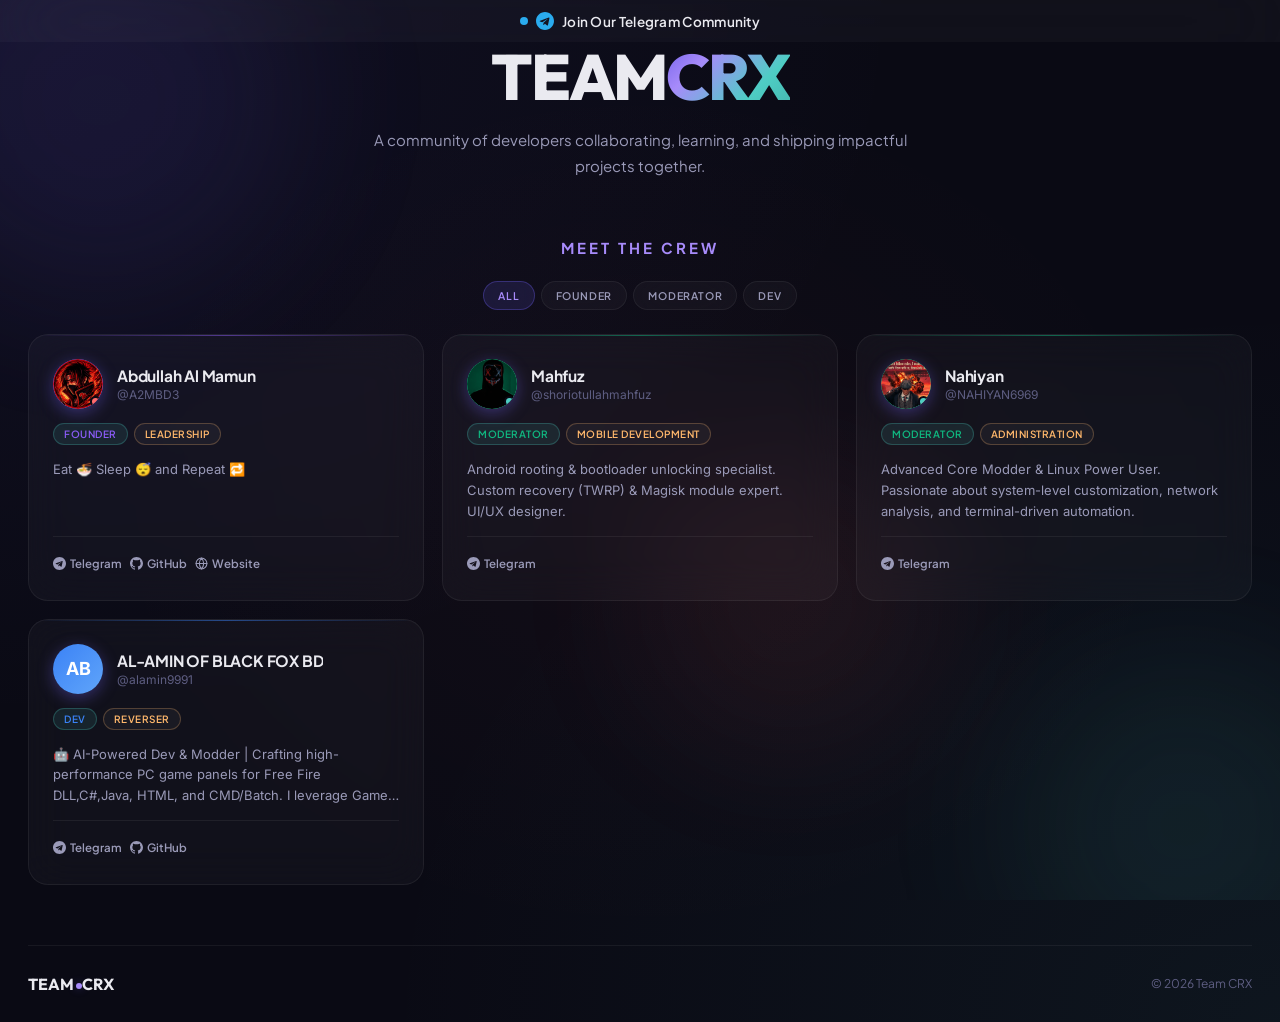
<file: index.html>
<html lang="en"><head><meta charset="UTF-8" <meta name="viewport" content="width=device-width, initial-scale=1.0"><title>Team CRX</title><link rel="stylesheet" href="assets/css/style.css"></head><body><script src="assets/js/crx.js"></script></body></html>
</file>
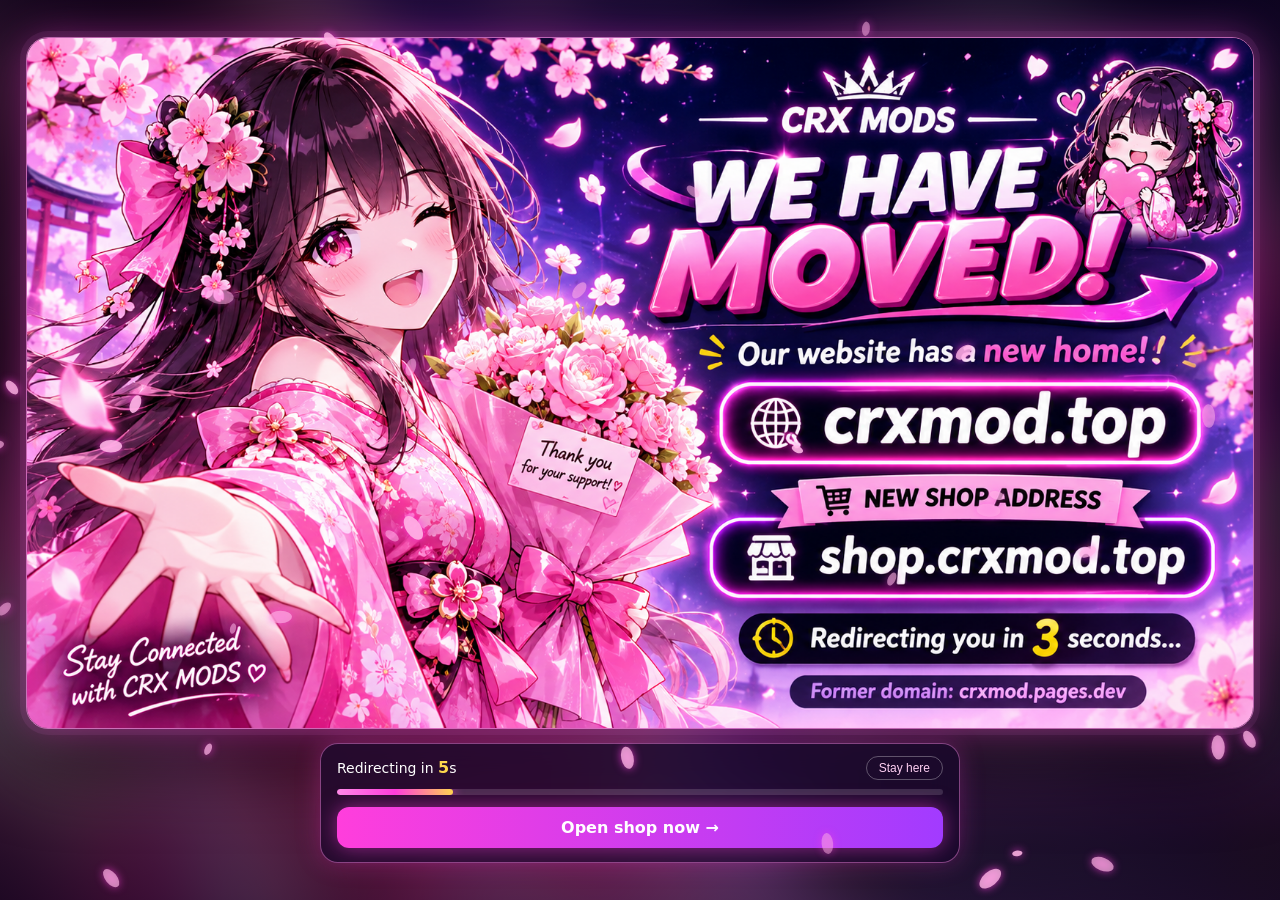
<file: movedcrxmod/index.html>
<!doctype html>
<html lang="bn">
<head>
  <meta charset="utf-8">
  <meta name="viewport" content="width=device-width, initial-scale=1, viewport-fit=cover">
  <meta name="theme-color" content="#160b2b">
  <meta name="robots" content="noindex, nofollow">
  <meta http-equiv="refresh" content="5;url=https://shop.crxmod.top/">
  <title>CRX MODS — We Have Moved</title>
  <link rel="preload" as="image" href="banner.png">
  <link rel="stylesheet" href="style.css">
</head>
<body>
  <div class="bg" style="background-image:url('banner.png')"></div>
  <div class="vignette"></div>
  <canvas id="petals" aria-hidden="true"></canvas>

  <main class="stage">
    <a class="card" href="https://shop.crxmod.top/" aria-label="Visit the new CRX MODS shop">
      <img class="banner" src="banner.png" alt="CRX MODS has moved. New domain: crxmod.top. New shop: shop.crxmod.top. Former domain: crxmod.pages.dev." width="1672" height="941">
      <span class="shine"></span>
    </a>

    <div class="bar" role="status" aria-live="polite">
      <div class="bar-text">
        <span>Redirecting in <strong id="countdown">5</strong>s</span>
        <button id="cancel" type="button">Stay here</button>
      </div>
      <div class="track"><i id="fill"></i></div>
      <a class="cta" href="https://shop.crxmod.top/">Open shop now →</a>
    </div>
  </main>

  <script src="script.js"></script>
</body>
</html>
</file>
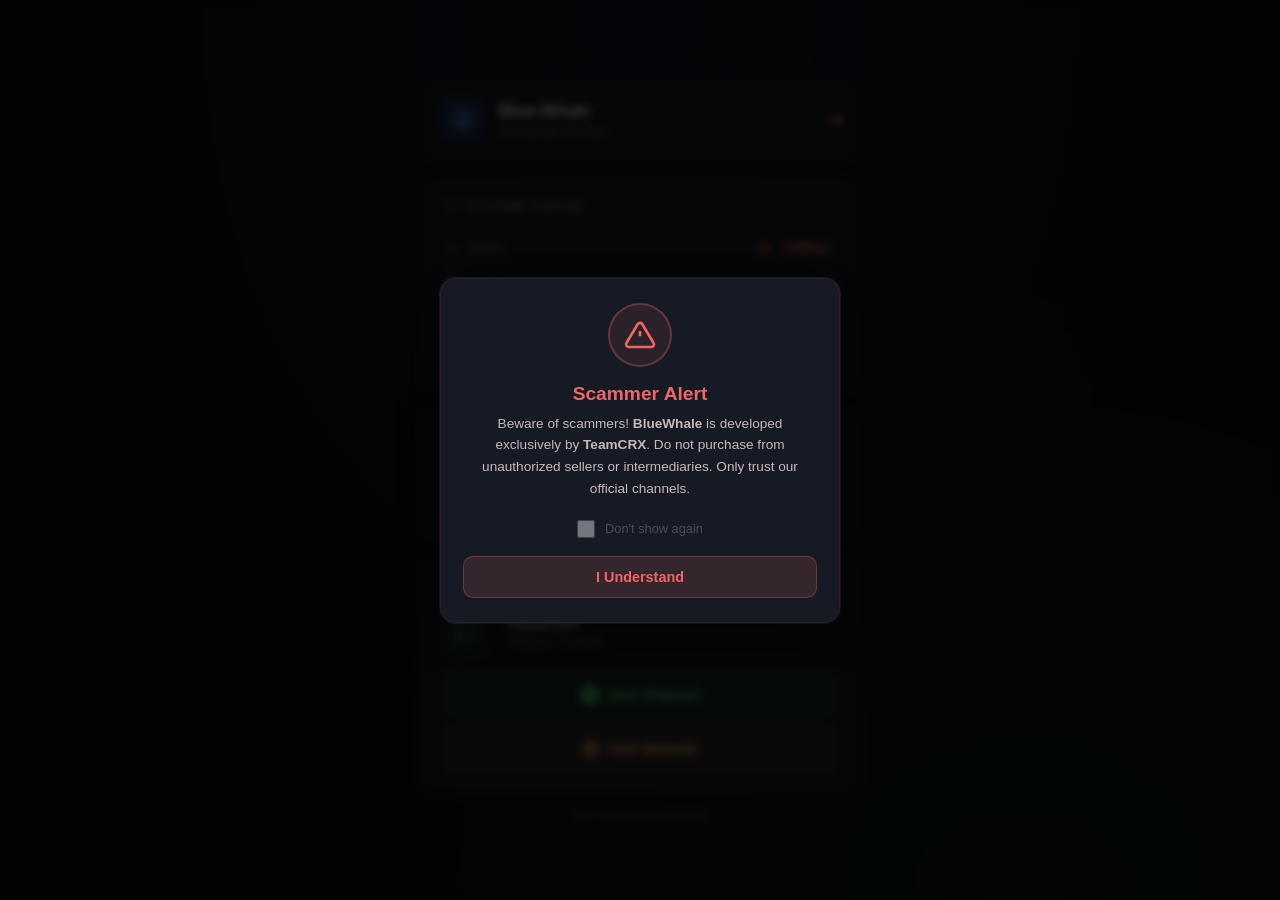
<file: bluewhale.html>
<!DOCTYPE html>
<html lang="en">
<head>
<meta charset="UTF-8">
<meta name="viewport" content="width=device-width, initial-scale=1, maximum-scale=1">
<title>Blue Whale</title>
<style>
  :root {
    --bg: #0a0e14;
    --card-bg: #131820;
    --card-hover: #171d28;
    --text: #e6e8ec;
    --muted: #7b8494;
    --green: #3ecf8e;
    --green-bg: rgba(62, 207, 142, 0.08);
    --red: #f06565;
    --red-bg: rgba(240, 101, 101, 0.08);
    --blue: #5b9cf5;
    --blue-bg: rgba(91, 156, 245, 0.12);
    --orange: #f0a060;
    --orange-bg: rgba(240, 160, 96, 0.1);
    --yellow: #f0d060;
    --yellow-bg: rgba(240, 208, 96, 0.08);
    --purple: #a78bfa;
    --purple-bg: rgba(167, 139, 250, 0.1);
    --border: #1e2430;
    --border-hover: #2a3342;
    --radius: 16px;
    --radius-sm: 10px;
    /* Default Telegram verified badge color */
    --tg-verified: #34AADF;
  }

  * {
    box-sizing: border-box;
    margin: 0;
    padding: 0;
  }

  body {
    font-family: -apple-system, BlinkMacSystemFont, "Segoe UI", Roboto, "Helvetica Neue", sans-serif;
    background: var(--bg);
    background-image: 
      radial-gradient(ellipse at 50% 0%, rgba(91, 156, 245, 0.06) 0%, transparent 60%),
      radial-gradient(ellipse at 80% 100%, rgba(62, 207, 142, 0.04) 0%, transparent 50%);
    color: var(--text);
    min-height: 100vh;
    display: flex;
    align-items: center;
    justify-content: center;
    padding: 20px;
    -webkit-font-smoothing: antialiased;
  }

  .wrap {
    width: 100%;
    max-width: 440px;
    position: relative;
  }

  /* Header - Compact Profile Card */
  .header {
    display: flex;
    align-items: center;
    gap: 12px;
    background: var(--card-bg);
    border: 1px solid var(--border);
    border-radius: var(--radius);
    padding: 16px 18px;
    margin-bottom: 16px;
    transition: border-color 0.25s ease, background 0.25s ease;
  }

  .header:hover {
    border-color: var(--border-hover);
    background: var(--card-hover);
  }

  .logo {
    display: inline-flex;
    align-items: center;
    justify-content: center;
    width: 48px;
    height: 48px;
    background: linear-gradient(135deg, #1a2a4a 0%, #162036 100%);
    border: 1px solid var(--border);
    border-radius: 12px;
    flex-shrink: 0;
    overflow: hidden;
  }

  .logo img {
    width: 100%;
    height: 100%;
    object-fit: cover;
  }

  .logo svg {
    width: 26px;
    height: 26px;
  }

  .header-info {
    flex: 1;
    min-width: 0;
  }

  h1 {
    font-size: 1.1rem;
    font-weight: 700;
    letter-spacing: -0.02em;
    line-height: 1.2;
    background: linear-gradient(135deg, #e6e8ec 0%, #b0b8c8 100%);
    -webkit-background-clip: text;
    -webkit-text-fill-color: transparent;
    background-clip: text;
  }

  .sub {
    color: var(--muted);
    font-size: 0.75rem;
    font-weight: 450;
    letter-spacing: 0.02em;
    margin-top: 2px;
  }

  .status-indicator {
    display: flex;
    align-items: center;
    gap: 6px;
    margin-left: auto;
  }

  .status-indicator .status-dot {
    width: 8px;
    height: 8px;
    border-radius: 50%;
    flex-shrink: 0;
  }

  .status-indicator .status-dot.on {
    background: var(--green);
    box-shadow: 0 0 10px rgba(62, 207, 142, 0.5);
    animation: dotPulse 2.5s ease-in-out infinite;
  }

  .status-indicator .status-dot.off {
    background: var(--red);
    box-shadow: 0 0 10px rgba(240, 101, 101, 0.5);
  }

  /* Cards */
  .card {
    background: var(--card-bg);
    border: 1px solid var(--border);
    border-radius: var(--radius);
    padding: 20px 22px;
    margin-bottom: 16px;
    transition: border-color 0.25s ease, background 0.25s ease;
    position: relative;
    overflow: hidden;
  }

  .card::before {
    content: '';
    position: absolute;
    top: 0;
    left: 0;
    right: 0;
    height: 1px;
    background: linear-gradient(90deg, transparent, rgba(255,255,255,0.06), transparent);
    opacity: 0;
    transition: opacity 0.3s;
  }

  .card:hover {
    border-color: var(--border-hover);
    background: var(--card-hover);
  }

  .card:hover::before {
    opacity: 1;
  }

  .section-title {
    font-size: 0.8rem;
    font-weight: 600;
    text-transform: uppercase;
    letter-spacing: 0.06em;
    color: var(--muted);
    margin-bottom: 14px;
    display: flex;
    align-items: center;
    gap: 8px;
  }

  .section-title svg {
    width: 16px;
    height: 16px;
    opacity: 0.7;
  }

  /* Status */
  .stat-row {
    display: flex;
    align-items: center;
    justify-content: space-between;
    padding: 9px 0;
  }

  .stat-row + .stat-row {
    border-top: 1px solid rgba(255, 255, 255, 0.04);
  }

  .stat-label {
    display: flex;
    align-items: center;
    gap: 8px;
    color: var(--muted);
    font-size: 0.85rem;
    font-weight: 500;
  }

  .stat-label svg {
    width: 16px;
    height: 16px;
    opacity: 0.6;
  }

  .stat-value {
    font-weight: 600;
    font-size: 0.9rem;
    font-variant-numeric: tabular-nums;
    display: flex;
    align-items: center;
    gap: 8px;
  }

  .status-dot {
    width: 8px;
    height: 8px;
    border-radius: 50%;
    display: inline-block;
    flex-shrink: 0;
  }

  .status-dot.on {
    background: var(--green);
    box-shadow: 0 0 10px rgba(62, 207, 142, 0.5);
    animation: dotPulse 2.5s ease-in-out infinite;
  }

  .status-dot.off {
    background: var(--red);
    box-shadow: 0 0 10px rgba(240, 101, 101, 0.5);
  }

  @keyframes dotPulse {
    0%, 100% { box-shadow: 0 0 6px rgba(62, 207, 142, 0.4); }
    50% { box-shadow: 0 0 16px rgba(62, 207, 142, 0.8); }
  }

  .status-badge {
    font-size: 0.8rem;
    font-weight: 600;
    padding: 3px 10px;
    border-radius: 20px;
    letter-spacing: 0.01em;
  }

  .status-badge.active {
    color: var(--green);
    background: var(--green-bg);
  }

  .status-badge.inactive {
    color: var(--red);
    background: var(--red-bg);
  }

  /* Buttons */
  .btn {
    width: 100%;
    border: none;
    border-radius: var(--radius-sm);
    padding: 13px 16px;
    font-size: 0.9rem;
    font-weight: 600;
    cursor: pointer;
    transition: all 0.2s ease;
    letter-spacing: 0.01em;
    display: flex;
    align-items: center;
    justify-content: center;
    gap: 8px;
    text-decoration: none;
  }

  .btn-test {
    background: var(--blue-bg);
    color: var(--blue);
    border: 1px solid rgba(91, 156, 245, 0.2);
  }

  .btn-test:hover:not(:disabled) {
    background: rgba(91, 156, 245, 0.18);
    border-color: rgba(91, 156, 245, 0.4);
    transform: translateY(-1px);
    box-shadow: 0 6px 20px rgba(91, 156, 245, 0.15);
  }

  .btn-test:active:not(:disabled) {
    transform: translateY(0) scale(0.985);
    transition: all 0.08s ease;
  }

  .btn:disabled {
    opacity: 0.45;
    cursor: not-allowed;
    transform: none;
  }

  .spinner {
    display: inline-block;
    width: 16px;
    height: 16px;
    border: 2px solid transparent;
    border-top-color: currentColor;
    border-radius: 50%;
    animation: spin 0.7s linear infinite;
  }

  @keyframes spin {
    to { transform: rotate(360deg); }
  }

  /* Output */
  .output {
    margin-top: 14px;
    background: #0b0f17;
    border: 1px solid var(--border);
    border-radius: var(--radius-sm);
    padding: 0;
    font-family: "SF Mono", "Cascadia Code", "Fira Code", ui-monospace, monospace;
    font-size: 0.8rem;
    color: #a8b2c2;
    height: 0;
    overflow: hidden;
    transition: height 0.3s cubic-bezier(0.4, 0, 0.2, 1), 
                padding 0.3s cubic-bezier(0.4, 0, 0.2, 1),
                opacity 0.25s ease;
    opacity: 0;
  }

  .output.show {
    height: auto;
    min-height: 72px;
    padding: 16px;
    opacity: 1;
  }

  .output-inner {
    display: flex;
    flex-direction: column;
    gap: 10px;
    width: 100%;
  }

  .server-result {
    display: flex;
    align-items: center;
    gap: 10px;
    padding: 10px 12px;
    background: rgba(255, 255, 255, 0.03);
    border-radius: 8px;
    border: 1px solid rgba(255, 255, 255, 0.06);
  }

  .server-result.success {
    border-left: 3px solid var(--green);
  }

  .server-result.error {
    border-left: 3px solid var(--red);
  }

  .server-icon {
    width: 32px;
    height: 32px;
    border-radius: 50%;
    display: flex;
    align-items: center;
    justify-content: center;
    flex-shrink: 0;
  }

  .server-result.success .server-icon {
    background: var(--green-bg);
  }

  .server-result.error .server-icon {
    background: var(--red-bg);
  }

  .server-info {
    flex: 1;
    min-width: 0;
  }

  .server-name {
    font-weight: 600;
    font-size: 0.85rem;
    color: var(--text);
  }

  .server-status {
    font-size: 0.75rem;
    margin-top: 2px;
  }

  .server-result.success .server-status {
    color: var(--green);
  }

  .server-result.error .server-status {
    color: var(--red);
  }

  .server-elapsed {
    font-size: 0.75rem;
    color: var(--muted);
    white-space: nowrap;
  }

  .error-detail {
    font-size: 0.7rem;
    color: #e88e8e;
    opacity: 0.85;
    word-break: break-word;
    line-height: 1.4;
    margin-top: 4px;
  }

  .output .ok { color: var(--green); font-weight: 600; font-size: 0.85rem; }
  .output .err { color: var(--red); font-weight: 600; font-size: 0.82rem; }
  .output .meta { color: #5c6678; font-size: 0.75rem; }

  /* Channel Card */
  .channel-card {
    background: var(--card-bg);
    border: 1px solid var(--border);
    border-radius: var(--radius);
    padding: 20px 22px;
    margin-bottom: 16px;
    transition: border-color 0.25s ease, background 0.25s ease;
  }

  .channel-card:hover {
    border-color: var(--border-hover);
    background: var(--card-hover);
  }

  .channel-header {
    display: flex;
    align-items: center;
    gap: 14px;
    margin-bottom: 16px;
  }

  .channel-logo {
    width: 48px;
    height: 48px;
    border-radius: 12px;
    background: rgba(52, 168, 83, 0.1);
    border: 1px solid rgba(52, 168, 83, 0.2);
    display: flex;
    align-items: center;
    justify-content: center;
    overflow: hidden;
    flex-shrink: 0;
  }

  .channel-logo img {
    width: 100%;
    height: 100%;
    object-fit: cover;
  }

  .channel-logo svg {
    width: 24px;
    height: 24px;
  }

  .channel-name {
    font-size: 1rem;
    font-weight: 600;
    color: #e6e8ec;
    line-height: 1.3;
  }

  .channel-sub {
    font-size: 0.75rem;
    color: var(--muted);
    font-weight: 450;
  }

  .btn-telegram {
    background: rgba(52, 168, 83, 0.12);
    color: #4ecb6e;
    border: 1px solid rgba(52, 168, 83, 0.25);
    margin-bottom: 8px;
  }

  .btn-telegram:hover {
    background: rgba(52, 168, 83, 0.2);
    border-color: rgba(52, 168, 83, 0.5);
    transform: translateY(-1px);
    box-shadow: 0 6px 20px rgba(52, 168, 83, 0.15);
  }

  .btn-website {
    background: var(--orange-bg);
    color: var(--orange);
    border: 1px solid rgba(240, 160, 96, 0.25);
  }

  .btn-website:hover {
    background: rgba(240, 160, 96, 0.18);
    border-color: rgba(240, 160, 96, 0.5);
    transform: translateY(-1px);
    box-shadow: 0 6px 20px rgba(240, 160, 96, 0.15);
  }

  /* Pricing Card */
  .pricing-card {
    background: var(--card-bg);
    border: 1px solid var(--border);
    border-radius: var(--radius);
    padding: 20px 22px;
    margin-bottom: 16px;
    transition: border-color 0.25s ease, background 0.25s ease;
  }

  .pricing-card:hover {
    border-color: var(--border-hover);
    background: var(--card-hover);
  }

  .pricing-header {
    display: flex;
    align-items: center;
    justify-content: space-between;
    margin-bottom: 16px;
  }

  .pricing-title {
    font-size: 0.8rem;
    font-weight: 600;
    text-transform: uppercase;
    letter-spacing: 0.06em;
    color: var(--muted);
    display: flex;
    align-items: center;
    gap: 8px;
  }

  .pricing-title svg {
    width: 16px;
    height: 16px;
    opacity: 0.7;
  }

  .pricing-range {
    font-size: 0.8rem;
    font-weight: 600;
    color: var(--orange);
    background: var(--orange-bg);
    padding: 3px 12px;
    border-radius: 14px;
    white-space: nowrap;
  }

  .trial-box {
    background: rgba(62, 207, 142, 0.06);
    border: 1px solid rgba(62, 207, 142, 0.15);
    border-radius: var(--radius-sm);
    padding: 14px 16px;
    margin-bottom: 16px;
    display: flex;
    align-items: center;
    justify-content: space-between;
  }

  .trial-info {
    display: flex;
    align-items: center;
    gap: 8px;
  }

  .trial-info svg {
    width: 18px;
    height: 18px;
    flex-shrink: 0;
  }

  .trial-text {
    font-size: 0.85rem;
    font-weight: 600;
    color: var(--green);
  }

  .trial-key {
    font-family: "SF Mono", "Cascadia Code", "Fira Code", ui-monospace, monospace;
    font-size: 0.78rem;
    color: var(--green);
    background: rgba(62, 207, 142, 0.1);
    padding: 4px 10px;
    border-radius: 6px;
    cursor: pointer;
    transition: all 0.2s ease;
    user-select: all;
    border: 1px solid rgba(62, 207, 142, 0.2);
  }

  .trial-key:hover {
    background: rgba(62, 207, 142, 0.2);
  }

  .trial-key:active {
    transform: scale(0.95);
  }

  .copied-toast {
    position: fixed;
    bottom: 30px;
    left: 50%;
    transform: translateX(-50%);
    background: #1a2a1f;
    color: var(--green);
    padding: 10px 20px;
    border-radius: 20px;
    font-size: 0.8rem;
    font-weight: 600;
    border: 1px solid rgba(62, 207, 142, 0.3);
    z-index: 2000;
    animation: toastIn 0.3s ease, toastOut 0.3s ease 1.2s forwards;
    pointer-events: none;
  }

  @keyframes toastIn {
    from { opacity: 0; transform: translateX(-50%) translateY(10px); }
    to { opacity: 1; transform: translateX(-50%) translateY(0); }
  }

  @keyframes toastOut {
    from { opacity: 1; transform: translateX(-50%) translateY(0); }
    to { opacity: 0; transform: translateX(-50%) translateY(-10px); }
  }

  .price-table {
    width: 100%;
    border-collapse: collapse;
  }

  .price-row {
    display: flex;
    align-items: center;
    justify-content: space-between;
    padding: 10px 0;
    border-bottom: 1px solid rgba(255, 255, 255, 0.04);
  }

  .price-row:last-child {
    border-bottom: none;
    padding-bottom: 0;
  }

  .price-days {
    font-size: 0.85rem;
    color: #c8d0dc;
    font-weight: 500;
  }

  .price-days.lifetime {
    color: var(--purple);
    font-weight: 600;
  }

  .price-amount {
    font-size: 0.9rem;
    font-weight: 700;
    color: var(--orange);
  }

  .price-amount.lifetime {
    color: var(--purple);
  }

  .price-tag {
    display: inline-block;
    font-size: 0.65rem;
    font-weight: 700;
    background: rgba(240, 101, 101, 0.15);
    color: #f06565;
    padding: 2px 8px;
    border-radius: 10px;
    margin-left: 6px;
    text-transform: uppercase;
    letter-spacing: 0.04em;
  }

  /* Sellers Card */
  .sellers-card {
    background: var(--card-bg);
    border: 1px solid var(--border);
    border-radius: var(--radius);
    padding: 20px 22px;
    margin-bottom: 16px;
    transition: border-color 0.25s ease, background 0.25s ease;
  }

  .sellers-card:hover {
    border-color: var(--border-hover);
    background: var(--card-hover);
  }

  .seller-list {
    display: flex;
    flex-direction: column;
    gap: 10px;
  }

  .seller-row {
    display: flex;
    align-items: center;
    gap: 12px;
    padding: 10px 12px;
    background: rgba(255, 255, 255, 0.03);
    border: 1px solid rgba(255, 255, 255, 0.06);
    border-radius: var(--radius-sm);
    transition: background 0.2s ease, border-color 0.2s ease;
  }

  .seller-row:hover {
    background: rgba(255, 255, 255, 0.05);
    border-color: var(--border-hover);
  }

  .seller-avatar {
    width: 42px;
    height: 42px;
    border-radius: 50%;
    background: rgba(91, 156, 245, 0.1);
    border: 1px solid rgba(91, 156, 245, 0.2);
    display: flex;
    align-items: center;
    justify-content: center;
    overflow: hidden;
    flex-shrink: 0;
  }

  .seller-avatar img {
    width: 100%;
    height: 100%;
    object-fit: cover;
  }

  .seller-avatar svg {
    width: 20px;
    height: 20px;
  }

  .seller-info {
    flex: 1;
    min-width: 0;
    display: flex;
    align-items: center;
    gap: 3px;
  }

  .seller-name {
    font-weight: 600;
    font-size: 0.88rem;
    color: var(--text);
    white-space: nowrap;
    overflow: hidden;
    text-overflow: ellipsis;
  }

  /* Verified badge - positioned slightly higher, color from config */
  .seller-verified-badge {
    flex-shrink: 0;
    display: inline-flex;
    align-items: center;
    justify-content: center;
    width: 1em;
    height: 1em;
    font-size: 0.95rem;
    filter: drop-shadow(0 1px 2px rgba(52, 168, 222, 0.3));
    vertical-align: middle;
    margin-left: 1px;
    transform: translateY(-2px);
    position: relative;
    top: -1px;
  }

  .seller-verified-badge svg {
    width: 100%;
    height: 100%;
    display: block;
  }

  .seller-contact-btn {
    flex-shrink: 0;
    display: inline-flex;
    align-items: center;
    gap: 6px;
    padding: 7px 12px;
    border-radius: 8px;
    background: rgba(52, 168, 83, 0.12);
    color: #4ecb6e;
    border: 1px solid rgba(52, 168, 83, 0.25);
    font-size: 0.78rem;
    font-weight: 600;
    text-decoration: none;
    transition: all 0.2s ease;
  }

  .seller-contact-btn:hover {
    background: rgba(52, 168, 83, 0.2);
    border-color: rgba(52, 168, 83, 0.5);
  }

  /* Warning Card */
  .warning-card {
    background: rgba(240, 101, 101, 0.04);
    border: 1px solid rgba(240, 101, 101, 0.2);
    border-radius: var(--radius);
    padding: 16px 18px;
    margin-bottom: 16px;
  }

  .warning-text {
    font-size: 0.8rem;
    color: #e88e8e;
    line-height: 1.6;
    display: flex;
    align-items: flex-start;
    gap: 10px;
  }

  .warning-text svg {
    width: 20px;
    height: 20px;
    flex-shrink: 0;
    margin-top: 1px;
  }

  /* Footer */
  .footer {
    text-align: center;
    color: #4a5262;
    font-size: 0.7rem;
    letter-spacing: 0.03em;
    margin-top: 8px;
  }

  .footer span { color: #5c6678; }

  /* POPUP */
  .popup-overlay {
    position: fixed;
    top: 0; left: 0;
    width: 100%; height: 100%;
    background: rgba(0, 0, 0, 0.75);
    backdrop-filter: blur(4px);
    z-index: 1000;
    display: flex;
    align-items: center;
    justify-content: center;
    padding: 20px;
    animation: fadeIn 0.3s ease;
  }

  .popup-overlay.hidden { display: none; }

  @keyframes fadeIn {
    from { opacity: 0; }
    to { opacity: 1; }
  }

  .popup {
    background: #151a24;
    border: 1px solid #2a2030;
    border-radius: var(--radius);
    padding: 24px 22px;
    max-width: 400px;
    width: 100%;
    text-align: center;
    box-shadow: 0 20px 60px rgba(0, 0, 0, 0.5), 0 0 0 1px rgba(240, 101, 101, 0.15);
    animation: slideUp 0.3s ease;
  }

  @keyframes slideUp {
    from { transform: translateY(20px); opacity: 0; }
    to { transform: translateY(0); opacity: 1; }
  }

  .popup-icon {
    width: 64px; height: 64px;
    margin: 0 auto 16px;
    background: rgba(240, 101, 101, 0.1);
    border: 2px solid rgba(240, 101, 101, 0.3);
    border-radius: 50%;
    display: flex;
    align-items: center;
    justify-content: center;
    animation: warningPulse 2s ease-in-out infinite;
  }

  .popup-icon svg {
    width: 32px;
    height: 32px;
  }

  @keyframes warningPulse {
    0%, 100% { box-shadow: 0 0 0 0 rgba(240, 101, 101, 0.3); }
    50% { box-shadow: 0 0 0 16px rgba(240, 101, 101, 0); }
  }

  .popup-title {
    font-size: 1.2rem;
    font-weight: 700;
    color: #f06565;
    margin-bottom: 8px;
  }

  .popup-text {
    font-size: 0.85rem;
    color: #c8b8b8;
    line-height: 1.6;
    margin-bottom: 20px;
  }

  .popup-checkbox-wrap {
    display: flex;
    align-items: center;
    justify-content: center;
    gap: 10px;
    margin-bottom: 18px;
    opacity: 0.4;
    transition: opacity 0.5s ease;
    pointer-events: none;
  }

  .popup-checkbox-wrap.active {
    opacity: 1;
    pointer-events: auto;
  }

  .popup-checkbox {
    width: 18px; height: 18px;
    accent-color: #f06565;
    cursor: pointer;
  }

  .popup-checkbox-label {
    font-size: 0.8rem;
    color: #a09898;
    cursor: pointer;
    user-select: none;
  }

  .popup-btn {
    width: 100%;
    padding: 12px;
    border: none;
    border-radius: var(--radius-sm);
    font-size: 0.9rem;
    font-weight: 600;
    cursor: pointer;
    transition: all 0.2s ease;
    background: rgba(240, 101, 101, 0.15);
    color: #f06565;
    border: 1px solid rgba(240, 101, 101, 0.3);
  }

  .popup-btn:hover {
    background: rgba(240, 101, 101, 0.25);
    border-color: rgba(240, 101, 101, 0.5);
    transform: translateY(-1px);
    box-shadow: 0 6px 20px rgba(240, 101, 101, 0.15);
  }

  @keyframes subtleFlash {
    0%, 100% { opacity: 1; }
    50% { opacity: 0.7; }
  }

  .just-updated { animation: subtleFlash 0.6s ease; }
</style>
</head>
<body>
<div class="wrap">
  <!-- Compact Header - Profile Card -->
  <div class="header">
    <div class="logo" id="appLogo">
      <!-- Fallback SVG logo (shown by default) -->
      <svg viewBox="0 0 24 24" fill="none" stroke="#5b9cf5" stroke-width="2" stroke-linecap="round" stroke-linejoin="round">
        <path d="M12 3c-4.5 0-8.5 3-10 7.5 1.5 4.5 5.5 7.5 10 7.5s8.5-3 10-7.5C20.5 6 16.5 3 12 3z"/>
        <circle cx="12" cy="12" r="3"/>
        <path d="M12 3v2m0 14v2M3 12h2m14 0h2"/>
      </svg>
    </div>
    <div class="header-info">
      <h1>Blue Whale</h1>
      <p class="sub">Connection Monitor</p>
    </div>
    <div class="status-indicator">
      <span class="status-dot off" id="headerStatusDot"></span>
    </div>
  </div>

  <!-- Status Card -->
  <div class="card" id="statusCard">
    <div class="section-title">
      <svg viewBox="0 0 24 24" fill="none" stroke="currentColor" stroke-width="2"><rect x="2" y="3" width="20" height="14" rx="2"/><line x1="8" y1="21" x2="16" y2="21"/><line x1="12" y1="17" x2="12" y2="21"/></svg>
      System Status
    </div>
    <div class="stat-row">
      <span class="stat-label">
        <svg viewBox="0 0 24 24" fill="none" stroke="currentColor" stroke-width="2"><polyline points="13 2 3 14 12 14 11 22 21 10 12 10 13 2"/></svg>
        Status
      </span>
      <span class="stat-value" id="st">
        <span class="status-dot off"></span>
        <span class="status-badge inactive">Checking…</span>
      </span>
    </div>
    <div class="stat-row">
      <span class="stat-label">
        <svg viewBox="0 0 24 24" fill="none" stroke="currentColor" stroke-width="2"><circle cx="12" cy="12" r="10"/><polyline points="12 6 12 12 16 14"/></svg>
        Uptime
      </span>
      <span class="stat-value" id="up">—</span>
    </div>
    <div class="stat-row">
      <span class="stat-label">
        <svg viewBox="0 0 24 24" fill="none" stroke="currentColor" stroke-width="2"><line x1="12" y1="20" x2="12" y2="10"/><line x1="18" y1="20" x2="18" y2="4"/><line x1="6" y1="20" x2="6" y2="16"/></svg>
        Served
      </span>
      <span class="stat-value" id="rq">—</span>
    </div>
    <div class="stat-row">
      <span class="stat-label">
        <svg viewBox="0 0 24 24" fill="none" stroke="currentColor" stroke-width="2"><path d="M4 7h16M4 12h10M4 17h7"/></svg>
        Version
      </span>
      <span class="stat-value" id="ver">—</span>
    </div>
  </div>

  <!-- Test Card -->
  <div class="card">
    <div class="section-title">
      <svg viewBox="0 0 24 24" fill="none" stroke="currentColor" stroke-width="2"><path d="M22 11.08V12a10 10 0 1 1-5.93-9.14"/><polyline points="22 4 12 14.01 9 11.01"/></svg>
      Diagnostics
    </div>
    <button class="btn btn-test" id="btn" onclick="runTest()">
      <span id="btnText">Test Connection</span>
    </button>
    <div class="output" id="out">
      <div class="output-inner" id="outInner"></div>
    </div>
  </div>

  <!-- Warning Card -->
  <div class="warning-card" id="noticeCard" style="display:none">
    <div class="warning-text">
      <svg viewBox="0 0 24 24" fill="none" stroke="currentColor" stroke-width="2"><path d="M10.29 3.86L1.82 18a2 2 0 0 0 1.71 3h16.94a2 2 0 0 0 1.71-3L13.71 3.86a2 2 0 0 0-3.42 0z"/><line x1="12" y1="9" x2="12" y2="13"/><line x1="12" y1="17" x2="12.01" y2="17"/></svg>
      <span></span>
    </div>
  </div>

  <!-- Channel Card -->
  <div class="channel-card" id="channelCard">
    <div class="section-title">
      <svg viewBox="0 0 24 24" fill="none" stroke="currentColor" stroke-width="2"><rect x="2" y="2" width="20" height="20" rx="5"/><path d="M16 11.37A4 4 0 1 1 12.63 8 4 4 0 0 1 16 11.37z"/><line x1="17.5" y1="6.5" x2="17.51" y2="6.5"/></svg>
      Official Channel
    </div>
    <div class="channel-header">
      <div class="channel-logo" id="channelLogo">
        <!-- Fallback Telegram logo -->
        <svg viewBox="0 0 24 24" fill="none" stroke="#4ecb6e" stroke-width="2"><path d="M21 15a2 2 0 0 1-2 2H7l-4 4V5a2 2 0 0 1 2-2h14a2 2 0 0 1 2 2z"/></svg>
      </div>
      <div>
        <div class="channel-name" id="channelName">TeamCRX</div>
        <div class="channel-sub">Telegram Channel</div>
      </div>
    </div>
    <a class="btn btn-telegram" id="channelBtn" href="https://t.me/hqcrx" target="_blank" rel="noopener">
      <svg width="18" height="18" viewBox="0 0 24 24" fill="currentColor"><path d="M12 0C5.373 0 0 5.373 0 12s5.373 12 12 12 12-5.373 12-12S18.627 0 12 0zm5.562 8.161c-.18 1.897-.962 6.502-1.359 8.627-.168.9-.5 1.201-.82 1.23-.697.064-1.226-.46-1.901-.903-1.056-.692-1.653-1.123-2.678-1.799-1.185-.781-.417-1.21.258-1.911.177-.184 3.247-2.977 3.307-3.23.007-.032.015-.15-.056-.212s-.174-.041-.249-.024c-.106.024-1.793 1.139-5.062 3.345-.479.329-.913.489-1.302.481-.428-.009-1.252-.241-1.865-.44-.752-.244-1.349-.374-1.297-.789.027-.216.325-.437.893-.663 3.498-1.524 5.831-2.529 6.998-3.014 3.332-1.386 4.025-1.627 4.476-1.635.099-.002.321.023.465.141.119.098.152.229.168.322.016.093.036.306.02.472z"/></svg>
      Join Channel
    </a>
    <a class="btn btn-website" id="websiteBtn" href="#" target="_blank" rel="noopener">
      <svg width="18" height="18" viewBox="0 0 24 24" fill="none" stroke="currentColor" stroke-width="2"><circle cx="12" cy="12" r="10"/><line x1="2" y1="12" x2="22" y2="12"/><path d="M12 2a15.3 15.3 0 0 1 4 10 15.3 15.3 0 0 1-4 10 15.3 15.3 0 0 1-4-10 15.3 15.3 0 0 1 4-10z"/></svg>
      Visit Website
    </a>
  </div>

  <!-- Pricing Card -->
  <div class="pricing-card" id="pricingCard" style="display:none">
    <div class="pricing-header">
      <span class="pricing-title">
        <svg viewBox="0 0 24 24" fill="none" stroke="currentColor" stroke-width="2"><line x1="12" y1="1" x2="12" y2="23"/><path d="M17 5H9.5a3.5 3.5 0 0 0 0 7h5a3.5 3.5 0 0 1 0 7H6"/></svg>
        Pricing
      </span>
      <span class="pricing-range" id="pricingApp"></span>
    </div>
    
    <div class="trial-box" id="trialBox" style="display:none">
      <div class="trial-info">
        <svg viewBox="0 0 24 24" fill="none" stroke="currentColor" stroke-width="2"><polyline points="20 6 9 17 4 12"/></svg>
        <span class="trial-text"></span>
      </div>
      <span class="trial-key" id="trialKey" onclick="copyKey()" title="Click to copy"></span>
    </div>

    <div class="price-table" id="priceTable" style="display:none">
      <!-- Filled by JS -->
    </div>
  </div>

  <!-- Verified Sellers Card -->
  <div class="sellers-card" id="sellersCard" style="display:none">
    <div class="section-title">
      <svg viewBox="0 0 24 24" fill="none" stroke="currentColor" stroke-width="2"><path d="M20.42 4.58a5.4 5.4 0 0 0-7.65 0l-.77.78-.77-.78a5.4 5.4 0 0 0-7.65 7.65l.77.78L12 20.66l7.65-7.65.77-.78a5.4 5.4 0 0 0 0-7.65z"/></svg>
      Verified Sellers
    </div>
    <div class="seller-list" id="sellerList"></div>
  </div>

  <p class="footer">Built by <span>Alamin & Abdullah</span> </p>
</div>

<!-- SCAM WARNING POPUP -->
<div class="popup-overlay" id="popupOverlay">
  <div class="popup">
    <div class="popup-icon">
      <svg viewBox="0 0 24 24" fill="none" stroke="#f06565" stroke-width="2"><path d="M10.29 3.86L1.82 18a2 2 0 0 0 1.71 3h16.94a2 2 0 0 0 1.71-3L13.71 3.86a2 2 0 0 0-3.42 0z"/><line x1="12" y1="9" x2="12" y2="13"/><line x1="12" y1="17" x2="12.01" y2="17"/></svg>
    </div>
    <div class="popup-title">Scammer Alert</div>
    <p class="popup-text">
      Beware of scammers! <strong>BlueWhale</strong> is developed exclusively by <strong>TeamCRX</strong>. Do not purchase from unauthorized sellers or intermediaries. Only trust our official channels.
    </p>
    <div class="popup-checkbox-wrap" id="popupCheckboxWrap">
      <input type="checkbox" id="popupCheckbox" class="popup-checkbox">
      <label for="popupCheckbox" class="popup-checkbox-label">Don't show again</label>
    </div>
    <button class="popup-btn" id="popupCloseBtn">I Understand</button>
  </div>
</div>

<script>
const API = "http://127.0.0.1:18181";
const CONFIG_URL = "https://raw.githubusercontent.com/A2MBD3/Database/main/bluenote.json";

// ONLY hardcoded values - Channel name & link
const CHANNEL = { 
  name: "TeamCRX", 
  url: "https://t.me/hqcrx" 
};

let systemBootTime = null;
let uptimeInterval = null;
let badgeColorConfig = null; // Store badge color from config

function escapeHtml(s) {
  return String(s).replace(/&/g,"&amp;").replace(/</g,"&lt;").replace(/>/g,"&gt;").replace(/"/g,"&quot;");
}

function escapeAttr(s) {
  return escapeHtml(s);
}

function formatUp(s) {
  s = Number(s) || 0;
  if (s < 60) return s + "s";
  if (s < 3600) return Math.floor(s/60) + "m " + (s%60) + "s";
  return Math.floor(s/3600) + "h " + Math.floor((s%3600)/60) + "m";
}

function formatPrice(n) {
  n = Number(n) || 0;
  return parseFloat(n.toFixed(2)).toString();
}

function formatNumber(n) {
  n = Number(n) || 0;
  if (n >= 1000000) return (n/1000000).toFixed(1) + "M";
  if (n >= 1000) return (n/1000).toFixed(1) + "K";
  return n.toString();
}

// Telegram verified badge - color from config
function telegramVerifiedBadge(colorOverride) {
  const badgeColor = colorOverride || badgeColorConfig || "#34AADF";
  return `
<svg viewBox="-4 -4 28 28" width="1em" height="1em" style="display:block">
  <path fill="${badgeColor}" d="M12 2c-.5 0-1 .2-1.4.6l-1.1 1.2-1.6-.4a2 2 0 0 0-2.4 1.4l-.5 1.6-1.6.5a2 2 0 0 0-1.4 2.4l.4 1.6L1.1 12a2 2 0 0 0 0 2.8l1.3 1.2-.4 1.6a2 2 0 0 0 1.4 2.4l1.6.5.5 1.6a2 2 0 0 0 2.4 1.4l1.6-.4 1.2 1.3a2 2 0 0 0 2.8 0l1.2-1.3 1.6.4a2 2 0 0 0 2.4-1.4l.5-1.6 1.6-.5a2 2 0 0 0 1.4-2.4l-.4-1.6 1.3-1.2a2 2 0 0 0 0-2.8l-1.3-1.2.4-1.6a2 2 0 0 0-1.4-2.4l-1.6-.5-.5-1.6a2 2 0 0 0-2.4-1.4l-1.6.4L13.4 2.6A2 2 0 0 0 12 2z"/>
  <path fill="#ffffff" d="M9.8 15.9 6.6 12.7l1.2-1.2 2 2 5-5 1.2 1.2z"/>
</svg>`;
}

function setChannel() {
  const channelName = document.getElementById("channelName");
  const channelBtn = document.getElementById("channelBtn");
  const websiteBtn = document.getElementById("websiteBtn");
  
  if (channelName) channelName.textContent = CHANNEL.name;
  if (channelBtn) channelBtn.href = CHANNEL.url;
  
  if (websiteBtn) websiteBtn.href = CHANNEL.url;
}

function copyKey() {
  const key = document.getElementById("trialKey");
  if (!key || !key.textContent) return;
  
  const text = key.textContent;
  navigator.clipboard.writeText(text).then(() => {
    const toast = document.createElement("div");
    toast.className = "copied-toast";
    toast.textContent = "Copied: " + text;
    document.body.appendChild(toast);
    setTimeout(() => toast.remove(), 1500);
  }).catch(() => {
    const range = document.createRange();
    range.selectNode(key);
    window.getSelection().removeAllRanges();
    window.getSelection().addRange(range);
    document.execCommand('copy');
    window.getSelection().removeAllRanges();
  });
}

function renderSellers(sellers) {
  const sellersCard = document.getElementById("sellersCard");
  const sellerList = document.getElementById("sellerList");
  if (!sellersCard || !sellerList) return;

  if (!Array.isArray(sellers) || sellers.length === 0) {
    sellersCard.style.display = "none";
    sellerList.innerHTML = "";
    return;
  }

  sellerList.innerHTML = sellers.map(s => {
    const name = escapeHtml(s.name || "Seller");
    const avatarUrl = s.avatar ? escapeAttr(s.avatar) : "";
    const telegram = s.telegram ? escapeAttr(s.telegram) : "#";
    const isVerified = s.verified !== false;
    const sellerBadgeColor = s.badgeColor || badgeColorConfig || "#34AADF";
    const verifiedBadge = isVerified
      ? `<span class="seller-verified-badge" title="Verified">${telegramVerifiedBadge(sellerBadgeColor)}</span>`
      : "";

    const avatarInner = avatarUrl
      ? `<img src="${avatarUrl}" alt="${name}" onerror="this.parentElement.innerHTML='<svg viewBox=&quot;0 0 24 24&quot; fill=&quot;none&quot; stroke=&quot;%235b9cf5&quot; stroke-width=&quot;2&quot;><circle cx=&quot;12&quot; cy=&quot;8&quot; r=&quot;4&quot;/><path d=&quot;M4 21c0-4.4 3.6-8 8-8s8 3.6 8 8&quot;/></svg>'">`
      : `<svg viewBox="0 0 24 24" fill="none" stroke="#5b9cf5" stroke-width="2"><circle cx="12" cy="8" r="4"/><path d="M4 21c0-4.4 3.6-8 8-8s8 3.6 8 8"/></svg>`;

    return `
      <div class="seller-row">
        <div class="seller-avatar">${avatarInner}</div>
        <div class="seller-info">
          <span class="seller-name">${name}</span>
          ${verifiedBadge}
        </div>
        <a class="seller-contact-btn" href="${telegram}" target="_blank" rel="noopener">
          <svg width="14" height="14" viewBox="0 0 24 24" fill="currentColor"><path d="M12 0C5.373 0 0 5.373 0 12s5.373 12 12 12 12-5.373 12-12S18.627 0 12 0zm5.562 8.161c-.18 1.897-.962 6.502-1.359 8.627-.168.9-.5 1.201-.82 1.23-.697.064-1.226-.46-1.901-.903-1.056-.692-1.653-1.123-2.678-1.799-1.185-.781-.417-1.21.258-1.911.177-.184 3.247-2.977 3.307-3.23.007-.032.015-.15-.056-.212s-.174-.041-.249-.024c-.106.024-1.793 1.139-5.062 3.345-.479.329-.913.489-1.302.481-.428-.009-1.252-.241-1.865-.44-.752-.244-1.349-.374-1.297-.789.027-.216.325-.437.893-.663 3.498-1.524 5.831-2.529 6.998-3.014 3.332-1.386 4.025-1.627 4.476-1.635.099-.002.321.023.465.141.119.098.152.229.168.322.016.093.036.306.02.472z"/></svg>
          Contact
        </a>
      </div>`;
  }).join("");

  sellersCard.style.display = "";
}

async function fetchConfig() {
  setChannel();
  const noticeCard = document.getElementById("noticeCard");
  const trialBox = document.getElementById("trialBox");
  const priceTable = document.getElementById("priceTable");
  const pricingApp = document.getElementById("pricingApp");
  const pricingCard = document.getElementById("pricingCard");
  const appLogo = document.getElementById("appLogo");
  const channelLogo = document.getElementById("channelLogo");
  
  if (pricingCard) pricingCard.style.display = "none";
  if (trialBox) trialBox.style.display = "none";
  if (priceTable) priceTable.style.display = "none";
  if (noticeCard) noticeCard.style.display = "none";
  renderSellers(null);

  let config = null;
  try {
    const r = await fetch(CONFIG_URL, { cache: "no-store", signal: AbortSignal.timeout(8000) });
    if (!r.ok) return;
    config = await r.json();
  } catch (e) {
    return;
  }
  
  if (!config) return;

  // Get badge color from config if available
  if (config.badgeColor) {
    badgeColorConfig = config.badgeColor;
  }

  // Also check for sellers badge color
  if (config.sellersBadgeColor) {
    badgeColorConfig = config.sellersBadgeColor;
  }

  const appLogoUrl = config.appLogo || config.logo;
  if (appLogoUrl && appLogo) {
    const img = document.createElement('img');
    img.src = appLogoUrl;
    img.alt = config.info || "Blue Whale";
    img.onerror = function() {
      appLogo.innerHTML = `<svg viewBox="0 0 24 24" fill="none" stroke="#5b9cf5" stroke-width="2" stroke-linecap="round" stroke-linejoin="round">
        <path d="M12 3c-4.5 0-8.5 3-10 7.5 1.5 4.5 5.5 7.5 10 7.5s8.5-3 10-7.5C20.5 6 16.5 3 12 3z"/>
        <circle cx="12" cy="12" r="3"/>
        <path d="M12 3v2m0 14v2M3 12h2m14 0h2"/>
      </svg>`;
    };
    appLogo.innerHTML = '';
    appLogo.appendChild(img);
  }

  const channel = config.channel || {};
  const channelLogoUrl = channel.logo || config.channelLogo;
  const channelName = document.getElementById("channelName");
  const channelBtn = document.getElementById("channelBtn");
  const websiteBtn = document.getElementById("websiteBtn");

  if (channel.name && channelName) channelName.textContent = channel.name;
  if (channel.url && channelBtn) channelBtn.href = channel.url;

  if (channelLogoUrl && channelLogo) {
    const img = document.createElement('img');
    img.src = channelLogoUrl;
    img.alt = channel.name || CHANNEL.name;
    img.onerror = function() {
      channelLogo.innerHTML = `<svg viewBox="0 0 24 24" fill="none" stroke="#4ecb6e" stroke-width="2"><path d="M21 15a2 2 0 0 1-2 2H7l-4 4V5a2 2 0 0 1 2-2h14a2 2 0 0 1 2 2z"/></svg>`;
    };
    channelLogo.innerHTML = '';
    channelLogo.appendChild(img);
  }

  const pricing = config.pricing || {};
  if (pricingCard) pricingCard.style.display = "";

  const planLow = p => Number(p.price_min != null ? p.price_min : p.price);
  const planHigh = p => Number(p.price_max != null ? p.price_max : p.price);
  const planPriceText = p => {
    const lo = planLow(p), hi = planHigh(p);
    return (!isNaN(lo) && !isNaN(hi) && lo !== hi)
      ? `${formatPrice(lo)}-${formatPrice(hi)}$`
      : `${formatPrice(isNaN(lo) ? hi : lo)}$`;
  };

  const plans = pricing.plans;
  if (pricingApp) {
    if (plans && plans.length > 0) {
      const lows = plans.map(planLow).filter(n => !isNaN(n));
      const highs = plans.map(planHigh).filter(n => !isNaN(n));
      const min = Math.min(...lows);
      const max = Math.max(...highs);
      pricingApp.textContent = min === max
        ? `$${formatPrice(min)}`
        : `$${formatPrice(min)} - $${formatPrice(max)}`;
    } else {
      pricingApp.textContent = "";
    }
  }

  if (config.website && websiteBtn) {
    websiteBtn.href = config.website;
  }

  const trial = pricing.trial;
  if (trial && trialBox) {
    const t = trialBox.querySelector(".trial-text");
    const k = document.getElementById("trialKey");
    if (t && trial.days != null) t.textContent = trial.days + " Days Free Trial";
    if (k && trial.key) {
      k.textContent = trial.key;
      k.style.display = "";
    } else if (k) {
      k.style.display = "none";
    }
    trialBox.style.display = "";
  }

  if (plans && plans.length > 0 && priceTable) {
    priceTable.innerHTML = plans.map(p => {
      const days = p.days >= 99999 ? "Lifetime" : (p.days + " Day" + (p.days>1?"s":""));
      const cls = p.days >= 99999 ? " lifetime" : "";
      return `<div class="price-row">
                <span class="price-days${cls}">${escapeHtml(String(days))}</span>
                <span class="price-amount${cls}">${planPriceText(p)}</span>
              </div>`;
    }).join("");
    priceTable.style.display = "";
  }

  if (config.notice && noticeCard) {
    const warningSpan = noticeCard.querySelector(".warning-text span");
    if (warningSpan && config.notice) {
      warningSpan.innerHTML = escapeHtml(config.notice);
      noticeCard.style.display = "";
    }
  }

  renderSellers(config.sellers);
}

async function refresh() {
  try {
    const r = await fetch(API + "/status", { cache: "no-store", signal: AbortSignal.timeout(4000) });
    const j = await r.json();
    const st = document.getElementById("st");
    const headerStatusDot = document.getElementById("headerStatusDot");
    const active = !!j.active;
    
    st.innerHTML = active
      ? '<span class="status-dot on"></span><span class="status-badge active">Active</span>'
      : '<span class="status-dot off"></span><span class="status-badge inactive">Inactive</span>';
    
    if (headerStatusDot) {
      headerStatusDot.className = "status-dot " + (active ? "on" : "off");
    }
    
    document.getElementById("rq").textContent = formatNumber(j.requests);
    const ver = document.getElementById("ver");
    if (ver) ver.textContent = (j.version != null ? String(j.version) : "—");
    if (j.uptime != null) {
      systemBootTime = Date.now() - (Number(j.uptime) * 1000);
      updateUptime();
      if (!uptimeInterval) uptimeInterval = setInterval(updateUptime, 1000);
    }
  } catch (e) {
    const st = document.getElementById("st");
    const headerStatusDot = document.getElementById("headerStatusDot");
    
    st.innerHTML = '<span class="status-dot off"></span><span class="status-badge inactive">Offline</span>';
    
    if (headerStatusDot) {
      headerStatusDot.className = "status-dot off";
    }
    
    document.getElementById("rq").textContent = "—";
    const ver = document.getElementById("ver");
    if (ver) ver.textContent = "—";
    if (uptimeInterval) { clearInterval(uptimeInterval); uptimeInterval = null; }
  }
}

function updateUptime() {
  if (!systemBootTime) return;
  document.getElementById("up").textContent = formatUp(Math.floor((Date.now() - systemBootTime) / 1000));
}

async function runTest() {
  const btn = document.getElementById("btn");
  const btnText = document.getElementById("btnText");
  const out = document.getElementById("out");
  const outInner = document.getElementById("outInner");
  
  btn.disabled = true;
  btnText.innerHTML = '<span class="spinner"></span>Testing…';
  out.className = "output show";
  outInner.innerHTML = '<span class="meta">Testing servers…</span>';

  try {
    const start = performance.now();
    const r = await fetch(API + "/test", { cache: "no-store", signal: AbortSignal.timeout(20000) });
    const elapsed = Math.round(performance.now() - start);
    const j = await r.json();

    let html = '';
    const servers = j.servers || null;
    
    if (servers) {
      const serverDisplayNames = {
        'primary': 'Fastest Server',
        'backup': 'Backup Server'
      };
      
      for (const name of Object.keys(servers)) {
        const s = servers[name];
        const displayName = serverDisplayNames[name] || name;
        
        if (s && s.ok) {
          html += `
            <div class="server-result success">
              <div class="server-icon">
                <svg width="18" height="18" viewBox="0 0 24 24" fill="none" stroke="#3ecf8e" stroke-width="2">
                  <polyline points="20 6 9 17 4 12"/>
                </svg>
              </div>
              <div class="server-info">
                <div class="server-name">${escapeHtml(displayName)}</div>
                <div class="server-status">Success</div>
              </div>
              <div class="server-elapsed">${s.elapsed || 0}ms</div>
            </div>`;
        } else {
          const errorMsg = (s && (s.error || s.response)) ? String(s.error || s.response) : "Connection failed";
          html += `
            <div class="server-result error">
              <div class="server-icon">
                <svg width="18" height="18" viewBox="0 0 24 24" fill="none" stroke="#f06565" stroke-width="2">
                  <line x1="18" y1="6" x2="6" y2="18"/>
                  <line x1="6" y1="6" x2="18" y2="18"/>
                </svg>
              </div>
              <div class="server-info">
                <div class="server-name">${escapeHtml(displayName)}</div>
                <div class="server-status">Failed</div>
                <div class="error-detail">${escapeHtml(errorMsg)}</div>
              </div>
              <div class="server-elapsed">${s && s.elapsed ? s.elapsed + 'ms' : 'N/A'}</div>
            </div>`;
        }
      }
    } else if (j.ok) {
      html = `
        <div class="server-result success">
          <div class="server-icon">
            <svg width="18" height="18" viewBox="0 0 24 24" fill="none" stroke="#3ecf8e" stroke-width="2">
              <polyline points="20 6 9 17 4 12"/>
            </svg>
          </div>
          <div class="server-info">
            <div class="server-name">Connection Test</div>
            <div class="server-status">Success</div>
          </div>
          <div class="server-elapsed">${elapsed}ms</div>
        </div>`;
    } else {
      const errorMsg = String(j.error || j.response || "Connection failed");
      html = `
        <div class="server-result error">
          <div class="server-icon">
            <svg width="18" height="18" viewBox="0 0 24 24" fill="none" stroke="#f06565" stroke-width="2">
              <line x1="18" y1="6" x2="6" y2="18"/>
              <line x1="6" y1="6" x2="18" y2="18"/>
            </svg>
          </div>
          <div class="server-info">
            <div class="server-name">Connection Test</div>
            <div class="server-status">Failed</div>
            <div class="error-detail">${escapeHtml(errorMsg)}</div>
          </div>
          <div class="server-elapsed">${elapsed}ms</div>
        </div>`;
    }
    
    out.className = "output show";
    outInner.innerHTML = html;
  } catch (e) {
    out.className = "output show";
    outInner.innerHTML = `
      <div class="server-result error">
        <div class="server-icon">
          <svg width="18" height="18" viewBox="0 0 24 24" fill="none" stroke="#f06565" stroke-width="2">
            <line x1="18" y1="6" x2="6" y2="18"/>
            <line x1="6" y1="6" x2="18" y2="18"/>
          </svg>
        </div>
        <div class="server-info">
          <div class="server-name">API Unreachable</div>
          <div class="server-status">Failed</div>
          <div class="error-detail">${escapeHtml(String(e))}</div>
        </div>
        <div class="server-elapsed">N/A</div>
      </div>`;
  }
  
  btn.disabled = false;
  btnText.textContent = "Test Connection";
  refresh();
}

// Popup logic
const popupOverlay = document.getElementById("popupOverlay");
const popupCheckboxWrap = document.getElementById("popupCheckboxWrap");
const popupCheckbox = document.getElementById("popupCheckbox");
const popupCloseBtn = document.getElementById("popupCloseBtn");

if (localStorage.getItem("bluewhale_popup_dismissed") === "true") {
  popupOverlay.classList.add("hidden");
}

setTimeout(() => {
  popupCheckboxWrap.classList.add("active");
}, 3000);

popupCloseBtn.addEventListener("click", () => {
  if (popupCheckbox.checked) {
    localStorage.setItem("bluewhale_popup_dismissed", "true");
  }
  popupOverlay.classList.add("hidden");
});

// Initialize
setChannel();
refresh();
fetchConfig();
setInterval(refresh, 4000);
setInterval(fetchConfig, 300000);
</script>
</body>
</html>
</file>
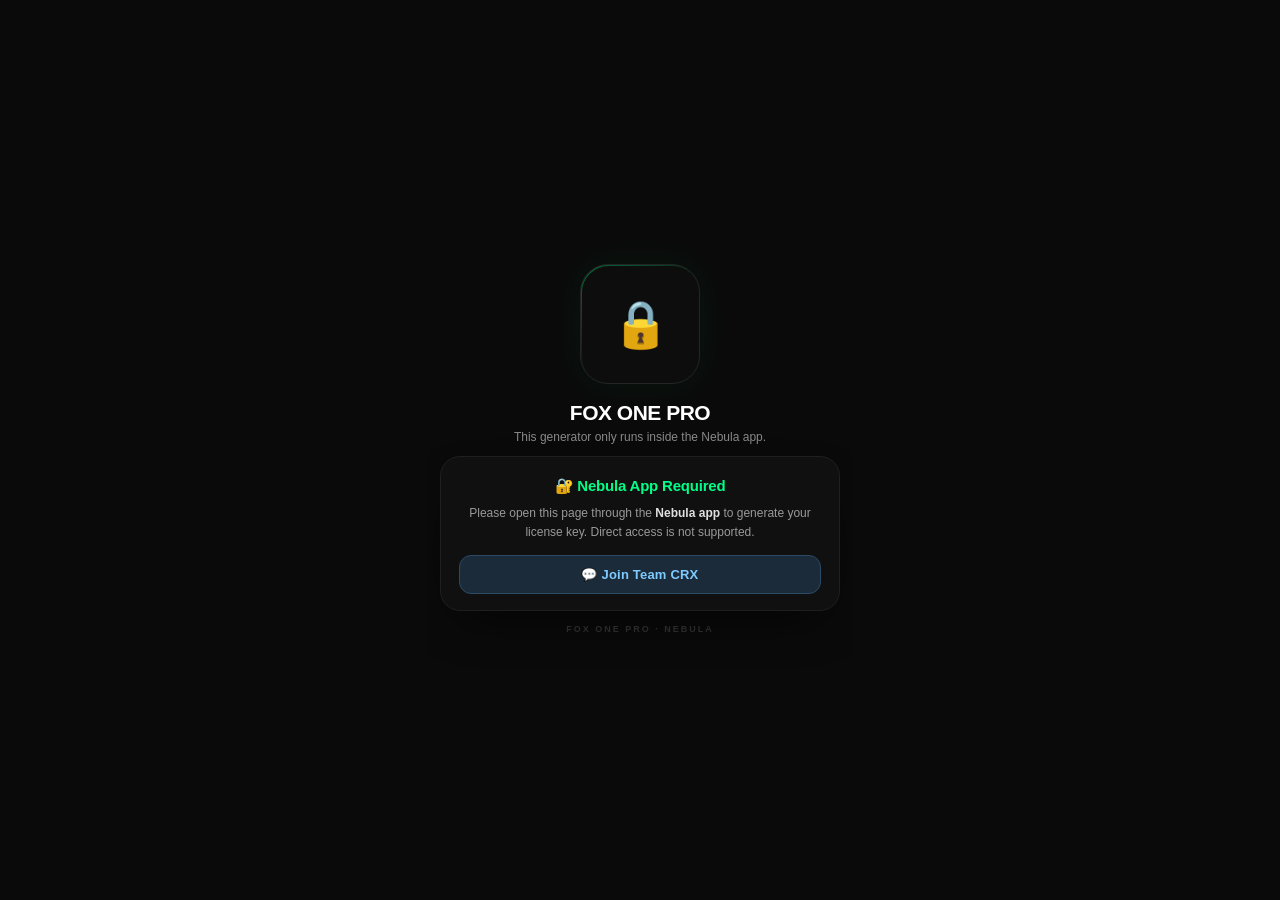
<file: foxone.html>
<!DOCTYPE html>
<html lang="en">
<head>
  <meta charset="UTF-8">
  <meta name="viewport" content="width=device-width, initial-scale=1.0">
  <link rel="stylesheet" href="style.css">
</head>
<body>
  <script src="assets/js/foxone.js"></script>
</body>
</html>
</file>
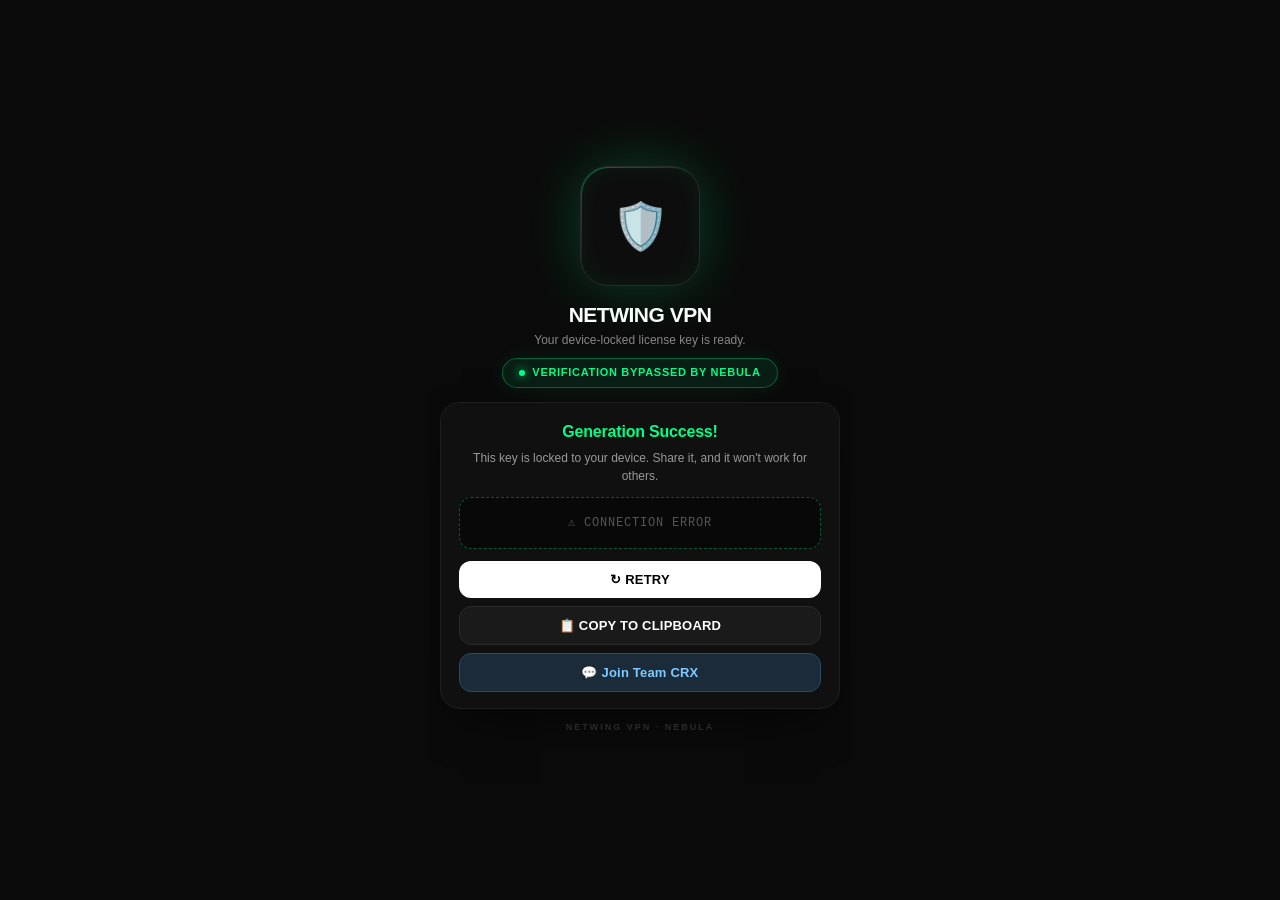
<file: netwing.html>
<!DOCTYPE html>
<html lang="en">
<head>
  <meta charset="UTF-8">
  <meta name="viewport" content="width=device-width, initial-scale=1.0">
  <link rel="stylesheet" href="style.css">
</head>
<body>
  <script src="assets/js/netwing.js"></script>
</body>
</html>
</file>
<file: assets/css/style.css>
/* ============================================================
   TEAM CRX — style.css
   Glassmorphism • Modern • Responsive • Compact
   Redesigned Modal & Colorful Tags
   ============================================================ */

@import url('https://fonts.googleapis.com/css2?family=Inter:wght@300;400;500;600;700;800;900&family=Space+Grotesk:wght@400;500;600;700&family=Plus+Jakarta+Sans:wght@400;500;600;700;800&family=Outfit:wght@300;400;500;600;700;800&display=swap');

/* ── RESET ───────────────────────────────────────────────── */
*, *::before, *::after {
  box-sizing: border-box;
  margin: 0;
  padding: 0;
}

/* ── CSS VARIABLES ───────────────────────────────────────── */
:root {
  --bg-primary: #0A0A14;
  --bg-secondary: #0F0F1E;
  --glass-bg: rgba(255, 255, 255, 0.03);
  --glass-border: rgba(255, 255, 255, 0.06);
  --glass-hover: rgba(255, 255, 255, 0.06);
  --glass-active: rgba(255, 255, 255, 0.09);
  --text-primary: #EAEAF0;
  --text-secondary: #9A9AB8;
  --text-muted: #5E5E82;
  --accent: #6C5CE7;
  --accent-light: #A78BFA;
  --accent-glow: rgba(108, 92, 231, 0.4);
  --accent-glass: rgba(108, 92, 231, 0.15);
  --telegram: #2AABEE;
  --telegram-hover: #1E96D4;
  --gradient-1: linear-gradient(135deg, #6C5CE7, #A78BFA);
  --gradient-hero: linear-gradient(135deg, #6C5CE7 0%, #A78BFA 30%, #4ECDC4 70%, #44B5AD 100%);
  --radius-lg: 20px;
  --radius-md: 14px;
  --radius-sm: 10px;
  --shadow-card: 0 4px 24px rgba(0, 0, 0, 0.3);
  --shadow-card-hover: 0 12px 40px rgba(0, 0, 0, 0.45);
  --transition-fast: 0.2s cubic-bezier(0.4, 0, 0.2, 1);
  --transition-smooth: 0.3s cubic-bezier(0.4, 0, 0.2, 1);
  --font-display: 'Outfit', sans-serif;
  --font-heading: 'Plus Jakarta Sans', sans-serif;
  --font-body: 'Inter', sans-serif;
}

/* ── BASE ────────────────────────────────────────────────── */
html { scroll-behavior: smooth; }

body {
  background: var(--bg-primary);
  color: var(--text-primary);
  font-family: var(--font-body);
  overflow-x: hidden;
  min-height: 100vh;
  -webkit-font-smoothing: antialiased;
  -moz-osx-font-smoothing: grayscale;
  background-image:
    radial-gradient(ellipse at 0% 0%, rgba(108, 92, 231, 0.08) 0%, transparent 50%),
    radial-gradient(ellipse at 100% 100%, rgba(78, 205, 196, 0.06) 0%, transparent 50%),
    radial-gradient(ellipse at 50% 50%, rgba(255, 107, 107, 0.03) 0%, transparent 60%);
}

::-webkit-scrollbar { width: 6px; }
::-webkit-scrollbar-track { background: transparent; }
::-webkit-scrollbar-thumb { background: rgba(255, 255, 255, 0.1); border-radius: 3px; }
::-webkit-scrollbar-thumb:hover { background: rgba(255, 255, 255, 0.2); }

/* ── BACKGROUND ORBS ─────────────────────────────────────── */
#crx-bg-orbs {
  position: fixed;
  inset: 0;
  z-index: 0;
  pointer-events: none;
  overflow: hidden;
}

.orb {
  position: absolute;
  border-radius: 50%;
  filter: blur(80px);
  opacity: 0.4;
  animation: float 20s infinite ease-in-out;
}

.orb-1 { width: 400px; height: 400px; background: rgba(108, 92, 231, 0.25); top: -100px; left: -100px; animation-delay: 0s; }
.orb-2 { width: 350px; height: 350px; background: rgba(78, 205, 196, 0.2); bottom: -100px; right: -80px; animation-delay: -7s; }
.orb-3 { width: 300px; height: 300px; background: rgba(255, 107, 107, 0.18); top: 50%; left: 50%; animation-delay: -14s; }

@keyframes float {
  0%, 100% { transform: translate(0, 0) scale(1); }
  25% { transform: translate(60px, -40px) scale(1.1); }
  50% { transform: translate(-30px, 50px) scale(0.9); }
  75% { transform: translate(-50px, -30px) scale(1.05); }
}

/* ── TELEGRAM BAR ────────────────────────────────────────── */
#tg-bar {
  position: sticky;
  top: 0;
  z-index: 100;
  background: var(--glass-bg);
  backdrop-filter: blur(40px);
  -webkit-backdrop-filter: blur(40px);
  border-bottom: 1px solid var(--glass-border);
  padding: 12px 24px;
  display: flex;
  align-items: center;
  justify-content: center;
  gap: 8px;
  font-weight: 600;
  font-size: 13.5px;
  color: var(--text-primary);
  text-decoration: none;
  letter-spacing: 0.3px;
  transition: all var(--transition-smooth);
  cursor: pointer;
  border: none;
  width: 100%;
  font-family: var(--font-heading);
}

#tg-bar:hover { background: var(--glass-hover); color: #fff; }
#tg-bar svg { width: 18px; height: 18px; flex-shrink: 0; color: var(--telegram); }

.tg-pulse {
  width: 8px;
  height: 8px;
  background: var(--telegram);
  border-radius: 50%;
  animation: tg-pulse 2s infinite;
}

@keyframes tg-pulse {
  0%, 100% { box-shadow: 0 0 0 0 rgba(42, 171, 238, 0.7); }
  50% { box-shadow: 0 0 0 10px rgba(42, 171, 238, 0); }
}

/* ── MAIN WRAPPER ────────────────────────────────────────── */
#crx-app {
  position: relative;
  z-index: 1;
  max-width: 1320px;
  margin: 0 auto;
  padding: 0 28px;
}

/* ── HERO ────────────────────────────────────────────────── */
#crx-hero {
  margin-bottom: 50px;
  text-align: center;
  padding-top: 0px;
}

.hero-title {
  font-family: var(--font-display);
  font-size: clamp(36px, 5.5vw, 64px);
  font-weight: 800;
  line-height: 1.08;
  letter-spacing: -2px;
  color: var(--text-primary);
  margin-bottom: 16px;
}

.hero-title .gradient-text {
  background: var(--gradient-hero);
  -webkit-background-clip: text;
  -webkit-text-fill-color: transparent;
  background-clip: text;
}

.hero-desc {
  max-width: 550px;
  margin: 0 auto;
  font-size: 15px;
  font-weight: 400;
  color: var(--text-secondary);
  line-height: 1.7;
  font-family: var(--font-heading);
}

/* ── SECTION HEADERS ─────────────────────────────────────── */
#members { padding-top: 10px; }

.section-header {
  margin-bottom: 24px;
  text-align: center;
}

.section-tag {
  font-size: 15px;
  font-weight: 700;
  color: var(--accent-light);
  text-transform: uppercase;
  letter-spacing: 3px;
  margin-bottom: 6px;
  font-family: var(--font-heading);
}

.section-title {
  font-family: var(--font-display);
  font-size: clamp(24px, 3.5vw, 36px);
  font-weight: 700;
  color: var(--text-primary);
  letter-spacing: -1px;
}

/* ── FILTER CHIPS (Only Levels) ──────────────────────────── */
.filter-container {
  display: flex;
  flex-wrap: wrap;
  gap: 6px;
  justify-content: center;
  margin-bottom: 24px;
}

.filter-chip {
  font-size: 10.5px;
  font-weight: 600;
  padding: 7px 14px;
  border-radius: 30px;
  cursor: pointer;
  transition: all var(--transition-fast);
  background: var(--glass-bg);
  border: 1px solid var(--glass-border);
  color: var(--text-secondary);
  font-family: var(--font-heading);
  backdrop-filter: blur(20px);
  -webkit-backdrop-filter: blur(20px);
  text-transform: uppercase;
  letter-spacing: 0.8px;
}

.filter-chip:hover { background: var(--glass-hover); color: var(--text-primary); }
.filter-chip.active {
  background: var(--accent-glass);
  border-color: rgba(108, 92, 231, 0.35);
  color: var(--accent-light);
}

/* ── MEMBERS GRID ────────────────────────────────────────── */
#crx-members { padding-bottom: 50px; }

.members-grid {
  display: grid;
  grid-template-columns: repeat(auto-fill, minmax(310px, 1fr));
  gap: 18px;
}

/* ── MEMBER CARD ─────────────────────────────────────────── */
.member-card {
  --card-accent: #4ECDC4;
  --card-glow: rgba(78, 205, 196, 0.35);
  --card-glass: rgba(78, 205, 196, 0.1);
  --card-border-accent: rgba(78, 205, 196, 0.25);

  background: var(--glass-bg);
  border: 1px solid var(--glass-border);
  border-radius: var(--radius-lg);
  padding: 24px;
  cursor: pointer;
  transition: all var(--transition-smooth);
  position: relative;
  display: flex;
  flex-direction: column;
  gap: 14px;
  backdrop-filter: blur(20px);
  -webkit-backdrop-filter: blur(20px);
  overflow: hidden;
}

.member-card::after {
  content: '';
  position: absolute;
  inset: 0;
  border-radius: var(--radius-lg);
  background: radial-gradient(600px circle at var(--mouse-x, 50%) var(--mouse-y, 50%),
      rgba(255, 255, 255, 0.04), transparent 40%);
  opacity: 0;
  transition: opacity var(--transition-smooth);
  pointer-events: none;
  z-index: 1;
}

.member-card:hover::after { opacity: 1; }

.member-card:hover {
  border-color: var(--card-border-accent);
  transform: translateY(-3px);
  box-shadow: 
    0 16px 48px rgba(0, 0, 0, 0.5),
    0 0 0 1px var(--card-glass),
    0 0 60px var(--card-glow);
}

.card-shine {
  position: absolute;
  top: 0;
  left: 0;
  right: 0;
  height: 1px;
  background: linear-gradient(90deg, transparent, var(--card-accent), transparent);
  opacity: 0.5;
  z-index: 0;
}

/* Card Header */
.card-header {
  display: flex;
  align-items: center;
  gap: 14px;
  position: relative;
  z-index: 2;
}

.member-avatar {
  width: 50px;
  height: 50px;
  border-radius: 50%;
  background: var(--gradient-1);
  display: flex;
  align-items: center;
  justify-content: center;
  font-size: 18px;
  font-weight: 700;
  color: #fff;
  flex-shrink: 0;
  position: relative;
  box-shadow: 0 4px 16px var(--accent-glow);
  overflow: hidden;
}

.member-avatar img {
  width: 100%;
  height: 100%;
  border-radius: 50%;
  object-fit: cover;
}

.member-status-dot {
  position: absolute;
  bottom: 2px;
  right: 2px;
  width: 11px;
  height: 11px;
  border-radius: 50%;
  border: 2px solid var(--bg-primary);
}

.status-active { background: #4ECDC4; }
.status-inactive { background: #FF6B6B; }

.member-info-top { min-width: 0; }

.member-name {
  font-family: var(--font-heading);
  font-size: 15.5px;
  font-weight: 700;
  color: var(--text-primary);
  letter-spacing: -0.2px;
  white-space: nowrap;
  overflow: hidden;
  text-overflow: ellipsis;
}

.member-username { 
  font-size: 12px; 
  color: var(--text-muted); 
  margin-top: 2px;
  font-family: var(--font-body);
}

/* Card Badges */
.card-badges {
  display: flex;
  flex-wrap: wrap;
  gap: 6px;
  position: relative;
  z-index: 2;
}

.badge {
  display: inline-flex;
  align-items: center;
  gap: 5px;
  font-size: 10px;
  font-weight: 600;
  padding: 4px 10px;
  border-radius: 20px;
  letter-spacing: 0.5px;
  text-transform: uppercase;
  font-family: var(--font-heading);
}

.badge-level {
  background: var(--card-glass);
  color: var(--card-accent);
  border: 1px solid var(--card-border-accent);
}

.badge-dept {
  background: rgba(255, 255, 255, 0.04);
  color: #FFB86C;
  border: 1px solid rgba(255, 184, 108, 0.25);
}

/* Card Bio */
.member-bio {
  font-size: 13px;
  color: var(--text-secondary);
  line-height: 1.6;
  display: -webkit-box;
  -webkit-line-clamp: 3;
  -webkit-box-orient: vertical;
  overflow: hidden;
  position: relative;
  z-index: 2;
  font-family: var(--font-body);
}

/* Card Footer */
.card-footer {
  display: flex;
  align-items: center;
  gap: 8px;
  margin-top: auto;
  padding-top: 14px;
  border-top: 1px solid var(--glass-border);
  position: relative;
  z-index: 2;
}

.card-link {
  font-size: 11.5px;
  font-weight: 600;
  color: var(--text-secondary);
  text-decoration: none;
  display: inline-flex;
  align-items: center;
  gap: 4px;
  transition: all var(--transition-fast);
  padding: 5px 0;
  font-family: var(--font-heading);
}

.card-link:hover { color: var(--card-accent); gap: 6px; }
.card-link svg { width: 13px; height: 13px; }

/* ═══════════════════════════════════════════════════════════
   MODAL — Full Member Card (Fixed)
   ═══════════════════════════════════════════════════════════ */

#crx-modal {
  position: fixed;
  inset: 0;
  z-index: 200;
  background: rgba(5, 5, 15, 0.92);
  backdrop-filter: blur(30px);
  -webkit-backdrop-filter: blur(30px);
  overflow-y: auto;
  opacity: 0;
  pointer-events: none;
  transition: opacity 0.35s ease;
  display: flex;
  align-items: center;
  justify-content: center;
  padding: 20px;
}

#crx-modal.open { opacity: 1; pointer-events: all; }

.modal-inner {
  width: 100%;
  max-width: 480px;
  background: rgba(255, 255, 255, 0.035);
  border: 1px solid rgba(255, 255, 255, 0.08);
  border-radius: 24px;
  padding: 32px 28px;
  backdrop-filter: blur(50px);
  -webkit-backdrop-filter: blur(50px);
  transform: translateY(30px) scale(0.95);
  transition: all 0.4s cubic-bezier(0.34, 1.56, 0.64, 1);
  box-shadow: 0 30px 100px rgba(0, 0, 0, 0.7);
  max-height: 90vh;
  overflow-y: auto;
  text-align: center;
}

#crx-modal.open .modal-inner { transform: translateY(0) scale(1); }

/* Back Button */
.modal-back {
  display: inline-flex;
  align-items: center;
  gap: 6px;
  font-size: 13px;
  font-weight: 600;
  color: var(--text-secondary);
  background: rgba(255, 255, 255, 0.04);
  border: 1px solid rgba(255, 255, 255, 0.06);
  cursor: pointer;
  margin-bottom: 24px;
  padding: 9px 18px;
  border-radius: 25px;
  font-family: var(--font-heading);
  transition: all var(--transition-smooth);
}

.modal-back:hover { 
  color: var(--text-primary); 
  background: var(--glass-hover); 
  border-color: rgba(255, 255, 255, 0.12);
  transform: translateX(-3px);
}

.modal-back svg { width: 15px; height: 15px; transition: transform var(--transition-fast); }
.modal-back:hover svg { transform: translateX(-2px); }

/* ── Modal Profile (Fixed - Name above username) ────────── */
.modal-profile {
  display: flex;
  flex-direction: column;
  align-items: center;
  gap: 10px;
  margin-bottom: 10px;
}

.modal-avatar {
  width: 100px;
  height: 100px;
  border-radius: 50%;
  display: flex;
  align-items: center;
  justify-content: center;
  font-size: 30px;
  font-weight: 700;
  color: #fff;
  flex-shrink: 0;
  box-shadow: 0 10px 30px rgba(108, 92, 231, 0.5);
  overflow: hidden;
  border: 3px solid rgba(255, 255, 255, 0.1);
}

.modal-avatar img {
  width: 100%;
  height: 100%;
  border-radius: 50%;
  object-fit: cover;
}

/* Name - clearly above */
.modal-name {
  font-family: var(--font-display);
  font-size: 20px;
  font-weight: 700;
  letter-spacing: -0.5px;
  color: var(--text-primary);
  line-height: 1.7;
}

/* Username - clearly below name with spacing */
.modal-username { 
  font-size: 13px; 
  color: var(--text-muted); 
  margin-top: -6px;
  font-family: var(--font-body);
  font-weight: 500;
  line-height: 1.7;
}

/* ── Modal Badges (Colorful) ────────────────────────────── */
.modal-badges {
  display: flex;
  flex-wrap: wrap;
  gap: 6px;
  justify-content: center;
  margin-top: 2px;
}

.modal-badges .badge {
  font-size: 10px;
  font-weight: 600;
  padding: 5px 12px;
  border-radius: 20px;
  text-transform: uppercase;
  letter-spacing: 0.5px;
  font-family: var(--font-heading);
}

/* Level badge - Telegram blue */
.modal-badges .badge-level {
  background: rgba(42, 171, 238, 0.2);
  color: #2AABEE;
  border: 1px solid rgba(42, 171, 238, 0.35);
}

/* Department badges - Orange */
.modal-badges .badge-dept {
  background: rgba(255, 184, 108, 0.15);
  color: #FFB86C;
  border: 1px solid rgba(255, 184, 108, 0.3);
}

/* ── Modal Bio ───────────────────────────────────────────── */
.modal-bio {
  font-size: 14px;
  color: var(--text-secondary);
  line-height: 1.7;
  margin-bottom: 24px;
  font-family: var(--font-body);
  text-align: center;
  padding: 0 4px;
}

/* ── Modal Section Label ─────────────────────────────────── */
.modal-section-label {
  font-size: 10px;
  font-weight: 700;
  text-transform: uppercase;
  letter-spacing: 2.5px;
  color: var(--text-muted);
  margin-bottom: 12px;
  font-family: var(--font-heading);
}

/* ── Modal Links (Full Width Stacked) ───────────────────── */
.modal-links {
  display: flex;
  flex-direction: column;
  gap: 8px;
  width: 100%;
}

.modal-link {
  display: flex;
  align-items: center;
  justify-content: center;
  gap: 8px;
  font-size: 13.5px;
  font-weight: 600;
  padding: 13px 20px;
  border-radius: 14px;
  text-decoration: none;
  transition: all var(--transition-smooth);
  font-family: var(--font-heading);
  width: 100%;
  letter-spacing: 0.3px;
}

.modal-link svg { 
  width: 17px; 
  height: 17px; 
  flex-shrink: 0;
}

/* Telegram Button */
.modal-link-primary {
  color: #fff;
  background: linear-gradient(135deg, #2AABEE, #229ED9);
  box-shadow: 0 6px 24px rgba(42, 171, 238, 0.3);
  border: none;
}

.modal-link-primary:hover { 
  transform: translateY(-2px); 
  box-shadow: 0 10px 32px rgba(42, 171, 238, 0.45);
}

/* GitHub/Website Button */
.modal-link-outline {
  background: rgba(255, 255, 255, 0.04);
  color: var(--text-primary);
  border: 1px solid rgba(255, 255, 255, 0.1);
}

.modal-link-outline:hover {
  background: rgba(255, 255, 255, 0.08);
  border-color: rgba(255, 255, 255, 0.2);
  transform: translateY(-2px);
}

/* ── LOADING & STATES ────────────────────────────────────── */
.state-message {
  text-align: center;
  padding: 60px 20px;
  grid-column: 1 / -1;
}

.glass-spinner {
  width: 44px;
  height: 44px;
  border-radius: 50%;
  background: var(--glass-bg);
  border: 2px solid var(--glass-border);
  position: relative;
  margin: 0 auto 20px;
  display: flex;
  align-items: center;
  justify-content: center;
}

.glass-spinner::after {
  content: '';
  width: 24px;
  height: 24px;
  border-radius: 50%;
  border: 3px solid transparent;
  border-top-color: var(--accent-light);
  animation: spin 0.8s linear infinite;
}

@keyframes spin { to { transform: rotate(360deg); } }

.state-message p { 
  color: var(--text-secondary); 
  font-size: 14px; 
  font-family: var(--font-heading);
}

.retry-btn {
  display: inline-flex;
  align-items: center;
  gap: 6px;
  margin-top: 14px;
  font-size: 13px;
  font-weight: 600;
  color: var(--accent-light);
  cursor: pointer;
  background: var(--accent-glass);
  border: 1px solid rgba(108, 92, 231, 0.2);
  padding: 8px 18px;
  border-radius: 25px;
  font-family: var(--font-heading);
  transition: all var(--transition-smooth);
}

.retry-btn:hover { background: rgba(108, 92, 231, 0.25); color: #fff; }

/* ── FOOTER ──────────────────────────────────────────────── */
#crx-footer {
  border-top: 1px solid var(--glass-border);
  padding: 28px 0;
  margin-top: 10px;
  display: flex;
  align-items: center;
  justify-content: space-between;
  flex-wrap: wrap;
  gap: 14px;
}

.footer-logo {
  font-family: var(--font-display);
  font-size: 16px;
  font-weight: 700;
  color: var(--text-primary);
}

.footer-logo .logo-dot {
  display: inline-block;
  width: 6px;
  height: 6px;
  background: var(--accent-light);
  border-radius: 50%;
  margin-left: 2px;
  vertical-align: middle;
  box-shadow: 0 0 8px var(--accent-glow);
}

.footer-copy { 
  font-size: 12px; 
  color: var(--text-muted); 
  font-family: var(--font-heading);
}

/* ── RESPONSIVE ──────────────────────────────────────────── */
@media (max-width: 768px) {
  #crx-app { padding: 0 14px; }
  #crx-hero { margin-bottom: 36px; padding-top: 30px; }
  .hero-title { font-size: 30px; letter-spacing: -1px; }
  .hero-desc { font-size: 13.5px; }
  .section-header { margin-bottom: 18px; }
  .filter-container { gap: 5px; margin-bottom: 18px; }
  .filter-chip { font-size: 9.5px; padding: 6px 11px; }
  .members-grid { grid-template-columns: 1fr; gap: 14px; }
  .member-card { padding: 20px; gap: 12px; }
  
  .modal-inner { padding: 28px 20px; }
  .modal-avatar { width: 85px; height: 85px; font-size: 30px; }
  .modal-name { font-size: 24px; }
  .modal-username { font-size: 12px; }
  
  #crx-footer { flex-direction: column; text-align: center; padding: 22px 0; }
  #tg-bar { font-size: 12.5px; padding: 10px 16px; }
}

@media (max-width: 400px) {
  .hero-title { font-size: 26px; }
  .member-card { padding: 16px; }
  .member-name { font-size: 14px; }
  .filter-chip { font-size: 9px; padding: 5px 10px; }
  
  .modal-inner { padding: 22px 14px; }
  .modal-avatar { width: 75px; height: 75px; font-size: 26px; }
  .modal-name { font-size: 22px; }
  .modal-link { font-size: 12.5px; padding: 11px 18px; }
}

@media (prefers-reduced-motion: reduce) {
  *, *::before, *::after {
    animation: none !important;
    transition: none !important;
  }
}
</file>
<file: movedcrxmod/style.css>
*{box-sizing:border-box}
html,body{margin:0;width:100%;height:100%}
body{
  min-height:100dvh;overflow:hidden;background:#160b2b;color:#fff;
  font-family:system-ui,-apple-system,"Segoe UI",sans-serif;
}
.bg{
  position:fixed;inset:-40px;background-size:cover;background-position:center;
  filter:blur(38px) saturate(1.4) brightness(.55);transform:scale(1.1);
  animation:drift 18s ease-in-out infinite alternate;
}
.vignette{
  position:fixed;inset:0;pointer-events:none;
  background:radial-gradient(ellipse at center,transparent 35%,rgba(10,2,24,.75) 100%);
}
#petals{position:fixed;inset:0;width:100%;height:100%;pointer-events:none;z-index:3}
.stage{
  position:relative;z-index:2;height:100dvh;
  display:flex;flex-direction:column;align-items:center;justify-content:center;gap:14px;
  padding:max(14px,env(safe-area-inset-top)) 14px max(14px,env(safe-area-inset-bottom));
}
.card{
  position:relative;display:block;overflow:hidden;text-decoration:none;
  width:min(96vw,calc((100dvh - 150px)*16/9),1280px);
  aspect-ratio:16/9;border-radius:22px;
  border:1.5px solid rgba(255,139,232,.7);
  box-shadow:0 0 0 6px rgba(255,139,232,.08),0 0 40px rgba(255,62,220,.45),0 30px 80px rgba(0,0,0,.6);
  animation:enter .9s cubic-bezier(.2,.8,.2,1) both,float 6s ease-in-out .9s infinite;
  transition:box-shadow .3s,transform .3s;
}
.card:hover{box-shadow:0 0 0 6px rgba(255,139,232,.15),0 0 70px rgba(255,62,220,.8),0 30px 80px rgba(0,0,0,.6)}
.banner{display:block;width:100%;height:100%;object-fit:cover}
.shine{
  position:absolute;inset:0;pointer-events:none;
  background:linear-gradient(110deg,transparent 40%,rgba(255,255,255,.28) 50%,transparent 60%);
  transform:translateX(-120%);animation:shine 4.5s ease-in-out 1.2s infinite;
}
.bar{
  width:min(96vw,640px);padding:12px 16px 14px;border-radius:18px;
  background:rgba(24,8,43,.72);backdrop-filter:blur(14px);-webkit-backdrop-filter:blur(14px);
  border:1px solid rgba(255,139,232,.45);box-shadow:0 0 24px rgba(255,62,220,.25);
  animation:enter .9s .25s cubic-bezier(.2,.8,.2,1) both;
}
.bar-text{display:flex;justify-content:space-between;align-items:center;font-size:14px;margin-bottom:9px}
.bar-text strong{color:#ffd84d;font-size:16px}
#cancel{
  background:none;border:1px solid rgba(255,255,255,.3);color:#ffd0f4;border-radius:999px;
  padding:4px 12px;font-size:12px;cursor:pointer;
}
#cancel:hover{background:rgba(255,255,255,.1)}
.track{height:6px;border-radius:99px;background:rgba(255,255,255,.14);overflow:hidden}
#fill{display:block;height:100%;width:0;border-radius:99px;
  background:linear-gradient(90deg,#ff8be8,#ff3edc,#ffd84d);box-shadow:0 0 12px #ff3edc}
.cta{
  display:block;margin-top:12px;text-align:center;text-decoration:none;color:#fff;font-weight:700;
  padding:11px;border-radius:12px;background:linear-gradient(90deg,#ff3edc,#a23bff);
  box-shadow:0 0 20px rgba(255,62,220,.5);transition:transform .2s,box-shadow .2s;
}
.cta:hover{transform:translateY(-2px);box-shadow:0 0 32px rgba(255,62,220,.85)}
@keyframes enter{from{opacity:0;transform:translateY(24px) scale(.96)}to{opacity:1;transform:none}}
@keyframes float{0%,100%{transform:translateY(0)}50%{transform:translateY(-6px)}}
@keyframes shine{0%{transform:translateX(-120%)}40%,100%{transform:translateX(120%)}}
@keyframes drift{to{transform:scale(1.2) translate(-1.5%,1.5%)}}
@media (max-width:600px){.card{border-radius:14px;width:96vw}.bar{padding:10px 12px 12px}}
@media (prefers-reduced-motion:reduce){*{animation:none!important}}
</file>
<file: style.css>
/* ============================================================
   TEAM CRX — style.css
   Glassmorphism • Modern • Responsive • Compact
   Redesigned Modal & Colorful Tags
   ============================================================ */

@import url('https://fonts.googleapis.com/css2?family=Inter:wght@300;400;500;600;700;800;900&family=Space+Grotesk:wght@400;500;600;700&family=Plus+Jakarta+Sans:wght@400;500;600;700;800&family=Outfit:wght@300;400;500;600;700;800&display=swap');

/* ── RESET ───────────────────────────────────────────────── */
*, *::before, *::after {
  box-sizing: border-box;
  margin: 0;
  padding: 0;
}

/* ── CSS VARIABLES ───────────────────────────────────────── */
:root {
  --bg-primary: #0A0A14;
  --bg-secondary: #0F0F1E;
  --glass-bg: rgba(255, 255, 255, 0.03);
  --glass-border: rgba(255, 255, 255, 0.06);
  --glass-hover: rgba(255, 255, 255, 0.06);
  --glass-active: rgba(255, 255, 255, 0.09);
  --text-primary: #EAEAF0;
  --text-secondary: #9A9AB8;
  --text-muted: #5E5E82;
  --accent: #6C5CE7;
  --accent-light: #A78BFA;
  --accent-glow: rgba(108, 92, 231, 0.4);
  --accent-glass: rgba(108, 92, 231, 0.15);
  --telegram: #2AABEE;
  --telegram-hover: #1E96D4;
  --gradient-1: linear-gradient(135deg, #6C5CE7, #A78BFA);
  --gradient-hero: linear-gradient(135deg, #6C5CE7 0%, #A78BFA 30%, #4ECDC4 70%, #44B5AD 100%);
  --radius-lg: 20px;
  --radius-md: 14px;
  --radius-sm: 10px;
  --shadow-card: 0 4px 24px rgba(0, 0, 0, 0.3);
  --shadow-card-hover: 0 12px 40px rgba(0, 0, 0, 0.45);
  --transition-fast: 0.2s cubic-bezier(0.4, 0, 0.2, 1);
  --transition-smooth: 0.3s cubic-bezier(0.4, 0, 0.2, 1);
  --font-display: 'Outfit', sans-serif;
  --font-heading: 'Plus Jakarta Sans', sans-serif;
  --font-body: 'Inter', sans-serif;
}

/* ── BASE ────────────────────────────────────────────────── */
html { scroll-behavior: smooth; }

body {
  background: var(--bg-primary);
  color: var(--text-primary);
  font-family: var(--font-body);
  overflow-x: hidden;
  min-height: 100vh;
  -webkit-font-smoothing: antialiased;
  -moz-osx-font-smoothing: grayscale;
  background-image:
    radial-gradient(ellipse at 0% 0%, rgba(108, 92, 231, 0.08) 0%, transparent 50%),
    radial-gradient(ellipse at 100% 100%, rgba(78, 205, 196, 0.06) 0%, transparent 50%),
    radial-gradient(ellipse at 50% 50%, rgba(255, 107, 107, 0.03) 0%, transparent 60%);
}

::-webkit-scrollbar { width: 6px; }
::-webkit-scrollbar-track { background: transparent; }
::-webkit-scrollbar-thumb { background: rgba(255, 255, 255, 0.1); border-radius: 3px; }
::-webkit-scrollbar-thumb:hover { background: rgba(255, 255, 255, 0.2); }

/* ── BACKGROUND ORBS ─────────────────────────────────────── */
#crx-bg-orbs {
  position: fixed;
  inset: 0;
  z-index: 0;
  pointer-events: none;
  overflow: hidden;
}

.orb {
  position: absolute;
  border-radius: 50%;
  filter: blur(80px);
  opacity: 0.4;
  animation: float 20s infinite ease-in-out;
}

.orb-1 { width: 400px; height: 400px; background: rgba(108, 92, 231, 0.25); top: -100px; left: -100px; animation-delay: 0s; }
.orb-2 { width: 350px; height: 350px; background: rgba(78, 205, 196, 0.2); bottom: -100px; right: -80px; animation-delay: -7s; }
.orb-3 { width: 300px; height: 300px; background: rgba(255, 107, 107, 0.18); top: 50%; left: 50%; animation-delay: -14s; }

@keyframes float {
  0%, 100% { transform: translate(0, 0) scale(1); }
  25% { transform: translate(60px, -40px) scale(1.1); }
  50% { transform: translate(-30px, 50px) scale(0.9); }
  75% { transform: translate(-50px, -30px) scale(1.05); }
}

/* ── TELEGRAM BAR ────────────────────────────────────────── */
#tg-bar {
  position: sticky;
  top: 0;
  z-index: 100;
  background: var(--glass-bg);
  backdrop-filter: blur(40px);
  -webkit-backdrop-filter: blur(40px);
  border-bottom: 1px solid var(--glass-border);
  padding: 12px 24px;
  display: flex;
  align-items: center;
  justify-content: center;
  gap: 8px;
  font-weight: 600;
  font-size: 13.5px;
  color: var(--text-primary);
  text-decoration: none;
  letter-spacing: 0.3px;
  transition: all var(--transition-smooth);
  cursor: pointer;
  border: none;
  width: 100%;
  font-family: var(--font-heading);
}

#tg-bar:hover { background: var(--glass-hover); color: #fff; }
#tg-bar svg { width: 18px; height: 18px; flex-shrink: 0; color: var(--telegram); }

.tg-pulse {
  width: 8px;
  height: 8px;
  background: var(--telegram);
  border-radius: 50%;
  animation: tg-pulse 2s infinite;
}

@keyframes tg-pulse {
  0%, 100% { box-shadow: 0 0 0 0 rgba(42, 171, 238, 0.7); }
  50% { box-shadow: 0 0 0 10px rgba(42, 171, 238, 0); }
}

/* ── MAIN WRAPPER ────────────────────────────────────────── */
#crx-app {
  position: relative;
  z-index: 1;
  max-width: 1320px;
  margin: 0 auto;
  padding: 0 28px;
}

/* ── HERO ────────────────────────────────────────────────── */
#crx-hero {
  margin-bottom: 50px;
  text-align: center;
  padding-top: 0px;
}

.hero-title {
  font-family: var(--font-display);
  font-size: clamp(36px, 5.5vw, 64px);
  font-weight: 800;
  line-height: 1.08;
  letter-spacing: -2px;
  color: var(--text-primary);
  margin-bottom: 16px;
}

.hero-title .gradient-text {
  background: var(--gradient-hero);
  -webkit-background-clip: text;
  -webkit-text-fill-color: transparent;
  background-clip: text;
}

.hero-desc {
  max-width: 550px;
  margin: 0 auto;
  font-size: 15px;
  font-weight: 400;
  color: var(--text-secondary);
  line-height: 1.7;
  font-family: var(--font-heading);
}

/* ── SECTION HEADERS ─────────────────────────────────────── */
#members { padding-top: 10px; }

.section-header {
  margin-bottom: 24px;
  text-align: center;
}

.section-tag {
  font-size: 15px;
  font-weight: 700;
  color: var(--accent-light);
  text-transform: uppercase;
  letter-spacing: 3px;
  margin-bottom: 6px;
  font-family: var(--font-heading);
}

.section-title {
  font-family: var(--font-display);
  font-size: clamp(24px, 3.5vw, 36px);
  font-weight: 700;
  color: var(--text-primary);
  letter-spacing: -1px;
}

/* ── FILTER CHIPS (Only Levels) ──────────────────────────── */
.filter-container {
  display: flex;
  flex-wrap: wrap;
  gap: 6px;
  justify-content: center;
  margin-bottom: 24px;
}

.filter-chip {
  font-size: 10.5px;
  font-weight: 600;
  padding: 7px 14px;
  border-radius: 30px;
  cursor: pointer;
  transition: all var(--transition-fast);
  background: var(--glass-bg);
  border: 1px solid var(--glass-border);
  color: var(--text-secondary);
  font-family: var(--font-heading);
  backdrop-filter: blur(20px);
  -webkit-backdrop-filter: blur(20px);
  text-transform: uppercase;
  letter-spacing: 0.8px;
}

.filter-chip:hover { background: var(--glass-hover); color: var(--text-primary); }
.filter-chip.active {
  background: var(--accent-glass);
  border-color: rgba(108, 92, 231, 0.35);
  color: var(--accent-light);
}

/* ── MEMBERS GRID ────────────────────────────────────────── */
#crx-members { padding-bottom: 50px; }

.members-grid {
  display: grid;
  grid-template-columns: repeat(auto-fill, minmax(310px, 1fr));
  gap: 18px;
}

/* ── MEMBER CARD ─────────────────────────────────────────── */
.member-card {
  --card-accent: #4ECDC4;
  --card-glow: rgba(78, 205, 196, 0.35);
  --card-glass: rgba(78, 205, 196, 0.1);
  --card-border-accent: rgba(78, 205, 196, 0.25);

  background: var(--glass-bg);
  border: 1px solid var(--glass-border);
  border-radius: var(--radius-lg);
  padding: 24px;
  cursor: pointer;
  transition: all var(--transition-smooth);
  position: relative;
  display: flex;
  flex-direction: column;
  gap: 14px;
  backdrop-filter: blur(20px);
  -webkit-backdrop-filter: blur(20px);
  overflow: hidden;
}

.member-card::after {
  content: '';
  position: absolute;
  inset: 0;
  border-radius: var(--radius-lg);
  background: radial-gradient(600px circle at var(--mouse-x, 50%) var(--mouse-y, 50%),
      rgba(255, 255, 255, 0.04), transparent 40%);
  opacity: 0;
  transition: opacity var(--transition-smooth);
  pointer-events: none;
  z-index: 1;
}

.member-card:hover::after { opacity: 1; }

.member-card:hover {
  border-color: var(--card-border-accent);
  transform: translateY(-3px);
  box-shadow: 
    0 16px 48px rgba(0, 0, 0, 0.5),
    0 0 0 1px var(--card-glass),
    0 0 60px var(--card-glow);
}

.card-shine {
  position: absolute;
  top: 0;
  left: 0;
  right: 0;
  height: 1px;
  background: linear-gradient(90deg, transparent, var(--card-accent), transparent);
  opacity: 0.5;
  z-index: 0;
}

/* Card Header */
.card-header {
  display: flex;
  align-items: center;
  gap: 14px;
  position: relative;
  z-index: 2;
}

.member-avatar {
  width: 50px;
  height: 50px;
  border-radius: 50%;
  background: var(--gradient-1);
  display: flex;
  align-items: center;
  justify-content: center;
  font-size: 18px;
  font-weight: 700;
  color: #fff;
  flex-shrink: 0;
  position: relative;
  box-shadow: 0 4px 16px var(--accent-glow);
  overflow: hidden;
}

.member-avatar img {
  width: 100%;
  height: 100%;
  border-radius: 50%;
  object-fit: cover;
}

.member-status-dot {
  position: absolute;
  bottom: 2px;
  right: 2px;
  width: 11px;
  height: 11px;
  border-radius: 50%;
  border: 2px solid var(--bg-primary);
}

.status-active { background: #4ECDC4; }
.status-inactive { background: #FF6B6B; }

.member-info-top { min-width: 0; }

.member-name {
  font-family: var(--font-heading);
  font-size: 15.5px;
  font-weight: 700;
  color: var(--text-primary);
  letter-spacing: -0.2px;
  white-space: nowrap;
  overflow: hidden;
  text-overflow: ellipsis;
}

.member-username { 
  font-size: 12px; 
  color: var(--text-muted); 
  margin-top: 2px;
  font-family: var(--font-body);
}

/* Card Badges */
.card-badges {
  display: flex;
  flex-wrap: wrap;
  gap: 6px;
  position: relative;
  z-index: 2;
}

.badge {
  display: inline-flex;
  align-items: center;
  gap: 5px;
  font-size: 10px;
  font-weight: 600;
  padding: 4px 10px;
  border-radius: 20px;
  letter-spacing: 0.5px;
  text-transform: uppercase;
  font-family: var(--font-heading);
}

.badge-level {
  background: var(--card-glass);
  color: var(--card-accent);
  border: 1px solid var(--card-border-accent);
}

.badge-dept {
  background: rgba(255, 255, 255, 0.04);
  color: #FFB86C;
  border: 1px solid rgba(255, 184, 108, 0.25);
}

/* Card Bio */
.member-bio {
  font-size: 13px;
  color: var(--text-secondary);
  line-height: 1.6;
  display: -webkit-box;
  -webkit-line-clamp: 3;
  -webkit-box-orient: vertical;
  overflow: hidden;
  position: relative;
  z-index: 2;
  font-family: var(--font-body);
}

/* Card Footer */
.card-footer {
  display: flex;
  align-items: center;
  gap: 8px;
  margin-top: auto;
  padding-top: 14px;
  border-top: 1px solid var(--glass-border);
  position: relative;
  z-index: 2;
}

.card-link {
  font-size: 11.5px;
  font-weight: 600;
  color: var(--text-secondary);
  text-decoration: none;
  display: inline-flex;
  align-items: center;
  gap: 4px;
  transition: all var(--transition-fast);
  padding: 5px 0;
  font-family: var(--font-heading);
}

.card-link:hover { color: var(--card-accent); gap: 6px; }
.card-link svg { width: 13px; height: 13px; }

/* ═══════════════════════════════════════════════════════════
   MODAL — Full Member Card (Fixed)
   ═══════════════════════════════════════════════════════════ */

#crx-modal {
  position: fixed;
  inset: 0;
  z-index: 200;
  background: rgba(5, 5, 15, 0.92);
  backdrop-filter: blur(30px);
  -webkit-backdrop-filter: blur(30px);
  overflow-y: auto;
  opacity: 0;
  pointer-events: none;
  transition: opacity 0.35s ease;
  display: flex;
  align-items: center;
  justify-content: center;
  padding: 20px;
}

#crx-modal.open { opacity: 1; pointer-events: all; }

.modal-inner {
  width: 100%;
  max-width: 480px;
  background: rgba(255, 255, 255, 0.035);
  border: 1px solid rgba(255, 255, 255, 0.08);
  border-radius: 24px;
  padding: 32px 28px;
  backdrop-filter: blur(50px);
  -webkit-backdrop-filter: blur(50px);
  transform: translateY(30px) scale(0.95);
  transition: all 0.4s cubic-bezier(0.34, 1.56, 0.64, 1);
  box-shadow: 0 30px 100px rgba(0, 0, 0, 0.7);
  max-height: 90vh;
  overflow-y: auto;
  text-align: center;
}

#crx-modal.open .modal-inner { transform: translateY(0) scale(1); }

/* Back Button */
.modal-back {
  display: inline-flex;
  align-items: center;
  gap: 6px;
  font-size: 13px;
  font-weight: 600;
  color: var(--text-secondary);
  background: rgba(255, 255, 255, 0.04);
  border: 1px solid rgba(255, 255, 255, 0.06);
  cursor: pointer;
  margin-bottom: 24px;
  padding: 9px 18px;
  border-radius: 25px;
  font-family: var(--font-heading);
  transition: all var(--transition-smooth);
}

.modal-back:hover { 
  color: var(--text-primary); 
  background: var(--glass-hover); 
  border-color: rgba(255, 255, 255, 0.12);
  transform: translateX(-3px);
}

.modal-back svg { width: 15px; height: 15px; transition: transform var(--transition-fast); }
.modal-back:hover svg { transform: translateX(-2px); }

/* ── Modal Profile (Fixed - Name above username) ────────── */
.modal-profile {
  display: flex;
  flex-direction: column;
  align-items: center;
  gap: 10px;
  margin-bottom: 10px;
}

.modal-avatar {
  width: 100px;
  height: 100px;
  border-radius: 50%;
  display: flex;
  align-items: center;
  justify-content: center;
  font-size: 30px;
  font-weight: 700;
  color: #fff;
  flex-shrink: 0;
  box-shadow: 0 10px 30px rgba(108, 92, 231, 0.5);
  overflow: hidden;
  border: 3px solid rgba(255, 255, 255, 0.1);
}

.modal-avatar img {
  width: 100%;
  height: 100%;
  border-radius: 50%;
  object-fit: cover;
}

/* Name - clearly above */
.modal-name {
  font-family: var(--font-display);
  font-size: 20px;
  font-weight: 700;
  letter-spacing: -0.5px;
  color: var(--text-primary);
  line-height: 1.7;
}

/* Username - clearly below name with spacing */
.modal-username { 
  font-size: 13px; 
  color: var(--text-muted); 
  margin-top: -6px;
  font-family: var(--font-body);
  font-weight: 500;
  line-height: 1.7;
}

/* ── Modal Badges (Colorful) ────────────────────────────── */
.modal-badges {
  display: flex;
  flex-wrap: wrap;
  gap: 6px;
  justify-content: center;
  margin-top: 2px;
}

.modal-badges .badge {
  font-size: 10px;
  font-weight: 600;
  padding: 5px 12px;
  border-radius: 20px;
  text-transform: uppercase;
  letter-spacing: 0.5px;
  font-family: var(--font-heading);
}

/* Level badge - Telegram blue */
.modal-badges .badge-level {
  background: rgba(42, 171, 238, 0.2);
  color: #2AABEE;
  border: 1px solid rgba(42, 171, 238, 0.35);
}

/* Department badges - Orange */
.modal-badges .badge-dept {
  background: rgba(255, 184, 108, 0.15);
  color: #FFB86C;
  border: 1px solid rgba(255, 184, 108, 0.3);
}

/* ── Modal Bio ───────────────────────────────────────────── */
.modal-bio {
  font-size: 14px;
  color: var(--text-secondary);
  line-height: 1.7;
  margin-bottom: 24px;
  font-family: var(--font-body);
  text-align: center;
  padding: 0 4px;
}

/* ── Modal Section Label ─────────────────────────────────── */
.modal-section-label {
  font-size: 10px;
  font-weight: 700;
  text-transform: uppercase;
  letter-spacing: 2.5px;
  color: var(--text-muted);
  margin-bottom: 12px;
  font-family: var(--font-heading);
}

/* ── Modal Links (Full Width Stacked) ───────────────────── */
.modal-links {
  display: flex;
  flex-direction: column;
  gap: 8px;
  width: 100%;
}

.modal-link {
  display: flex;
  align-items: center;
  justify-content: center;
  gap: 8px;
  font-size: 13.5px;
  font-weight: 600;
  padding: 13px 20px;
  border-radius: 14px;
  text-decoration: none;
  transition: all var(--transition-smooth);
  font-family: var(--font-heading);
  width: 100%;
  letter-spacing: 0.3px;
}

.modal-link svg { 
  width: 17px; 
  height: 17px; 
  flex-shrink: 0;
}

/* Telegram Button */
.modal-link-primary {
  color: #fff;
  background: linear-gradient(135deg, #2AABEE, #229ED9);
  box-shadow: 0 6px 24px rgba(42, 171, 238, 0.3);
  border: none;
}

.modal-link-primary:hover { 
  transform: translateY(-2px); 
  box-shadow: 0 10px 32px rgba(42, 171, 238, 0.45);
}

/* GitHub/Website Button */
.modal-link-outline {
  background: rgba(255, 255, 255, 0.04);
  color: var(--text-primary);
  border: 1px solid rgba(255, 255, 255, 0.1);
}

.modal-link-outline:hover {
  background: rgba(255, 255, 255, 0.08);
  border-color: rgba(255, 255, 255, 0.2);
  transform: translateY(-2px);
}

/* ── LOADING & STATES ────────────────────────────────────── */
.state-message {
  text-align: center;
  padding: 60px 20px;
  grid-column: 1 / -1;
}

.glass-spinner {
  width: 44px;
  height: 44px;
  border-radius: 50%;
  background: var(--glass-bg);
  border: 2px solid var(--glass-border);
  position: relative;
  margin: 0 auto 20px;
  display: flex;
  align-items: center;
  justify-content: center;
}

.glass-spinner::after {
  content: '';
  width: 24px;
  height: 24px;
  border-radius: 50%;
  border: 3px solid transparent;
  border-top-color: var(--accent-light);
  animation: spin 0.8s linear infinite;
}

@keyframes spin { to { transform: rotate(360deg); } }

.state-message p { 
  color: var(--text-secondary); 
  font-size: 14px; 
  font-family: var(--font-heading);
}

.retry-btn {
  display: inline-flex;
  align-items: center;
  gap: 6px;
  margin-top: 14px;
  font-size: 13px;
  font-weight: 600;
  color: var(--accent-light);
  cursor: pointer;
  background: var(--accent-glass);
  border: 1px solid rgba(108, 92, 231, 0.2);
  padding: 8px 18px;
  border-radius: 25px;
  font-family: var(--font-heading);
  transition: all var(--transition-smooth);
}

.retry-btn:hover { background: rgba(108, 92, 231, 0.25); color: #fff; }

/* ── FOOTER ──────────────────────────────────────────────── */
#crx-footer {
  border-top: 1px solid var(--glass-border);
  padding: 28px 0;
  margin-top: 10px;
  display: flex;
  align-items: center;
  justify-content: space-between;
  flex-wrap: wrap;
  gap: 14px;
}

.footer-logo {
  font-family: var(--font-display);
  font-size: 16px;
  font-weight: 700;
  color: var(--text-primary);
}

.footer-logo .logo-dot {
  display: inline-block;
  width: 6px;
  height: 6px;
  background: var(--accent-light);
  border-radius: 50%;
  margin-left: 2px;
  vertical-align: middle;
  box-shadow: 0 0 8px var(--accent-glow);
}

.footer-copy { 
  font-size: 12px; 
  color: var(--text-muted); 
  font-family: var(--font-heading);
}

/* ── RESPONSIVE ──────────────────────────────────────────── */
@media (max-width: 768px) {
  #crx-app { padding: 0 14px; }
  #crx-hero { margin-bottom: 36px; padding-top: 30px; }
  .hero-title { font-size: 30px; letter-spacing: -1px; }
  .hero-desc { font-size: 13.5px; }
  .section-header { margin-bottom: 18px; }
  .filter-container { gap: 5px; margin-bottom: 18px; }
  .filter-chip { font-size: 9.5px; padding: 6px 11px; }
  .members-grid { grid-template-columns: 1fr; gap: 14px; }
  .member-card { padding: 20px; gap: 12px; }
  
  .modal-inner { padding: 28px 20px; }
  .modal-avatar { width: 85px; height: 85px; font-size: 30px; }
  .modal-name { font-size: 24px; }
  .modal-username { font-size: 12px; }
  
  #crx-footer { flex-direction: column; text-align: center; padding: 22px 0; }
  #tg-bar { font-size: 12.5px; padding: 10px 16px; }
}

@media (max-width: 400px) {
  .hero-title { font-size: 26px; }
  .member-card { padding: 16px; }
  .member-name { font-size: 14px; }
  .filter-chip { font-size: 9px; padding: 5px 10px; }
  
  .modal-inner { padding: 22px 14px; }
  .modal-avatar { width: 75px; height: 75px; font-size: 26px; }
  .modal-name { font-size: 22px; }
  .modal-link { font-size: 12.5px; padding: 11px 18px; }
}

@media (prefers-reduced-motion: reduce) {
  *, *::before, *::after {
    animation: none !important;
    transition: none !important;
  }
}
</file>
